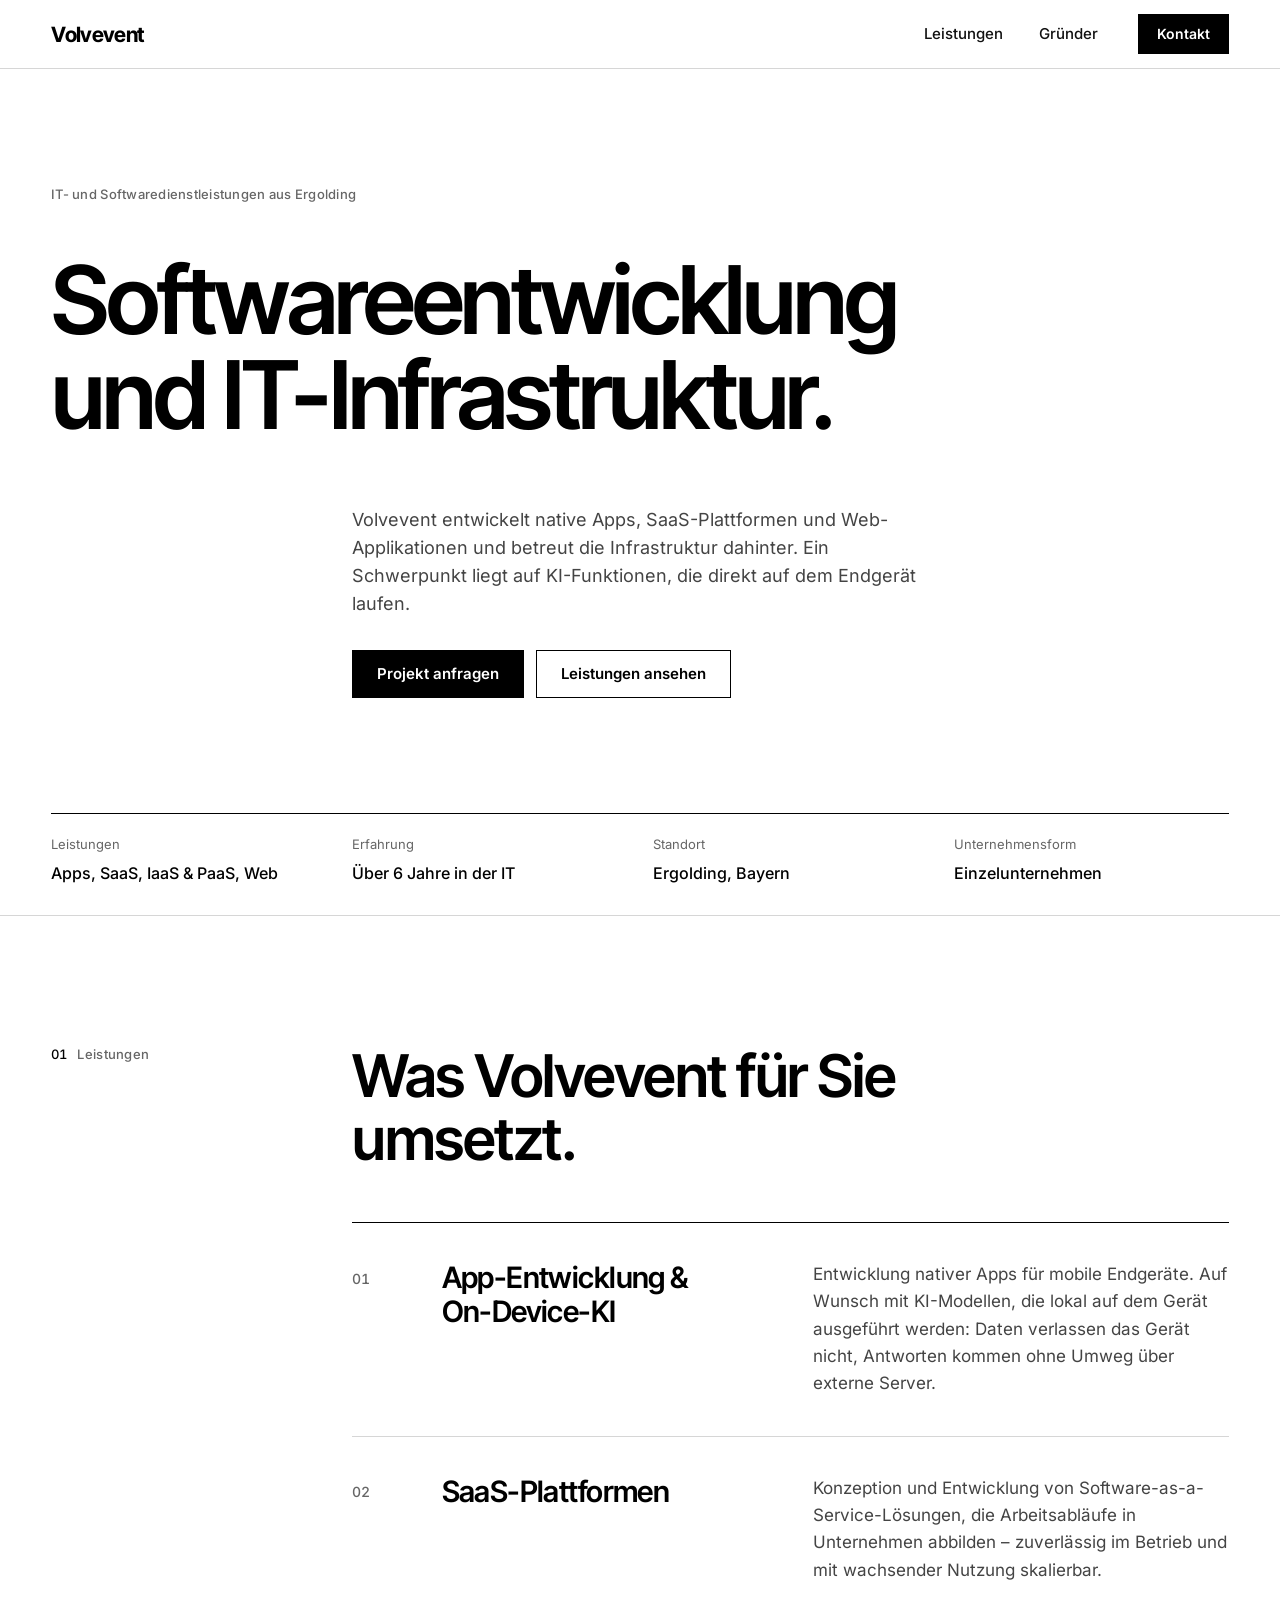
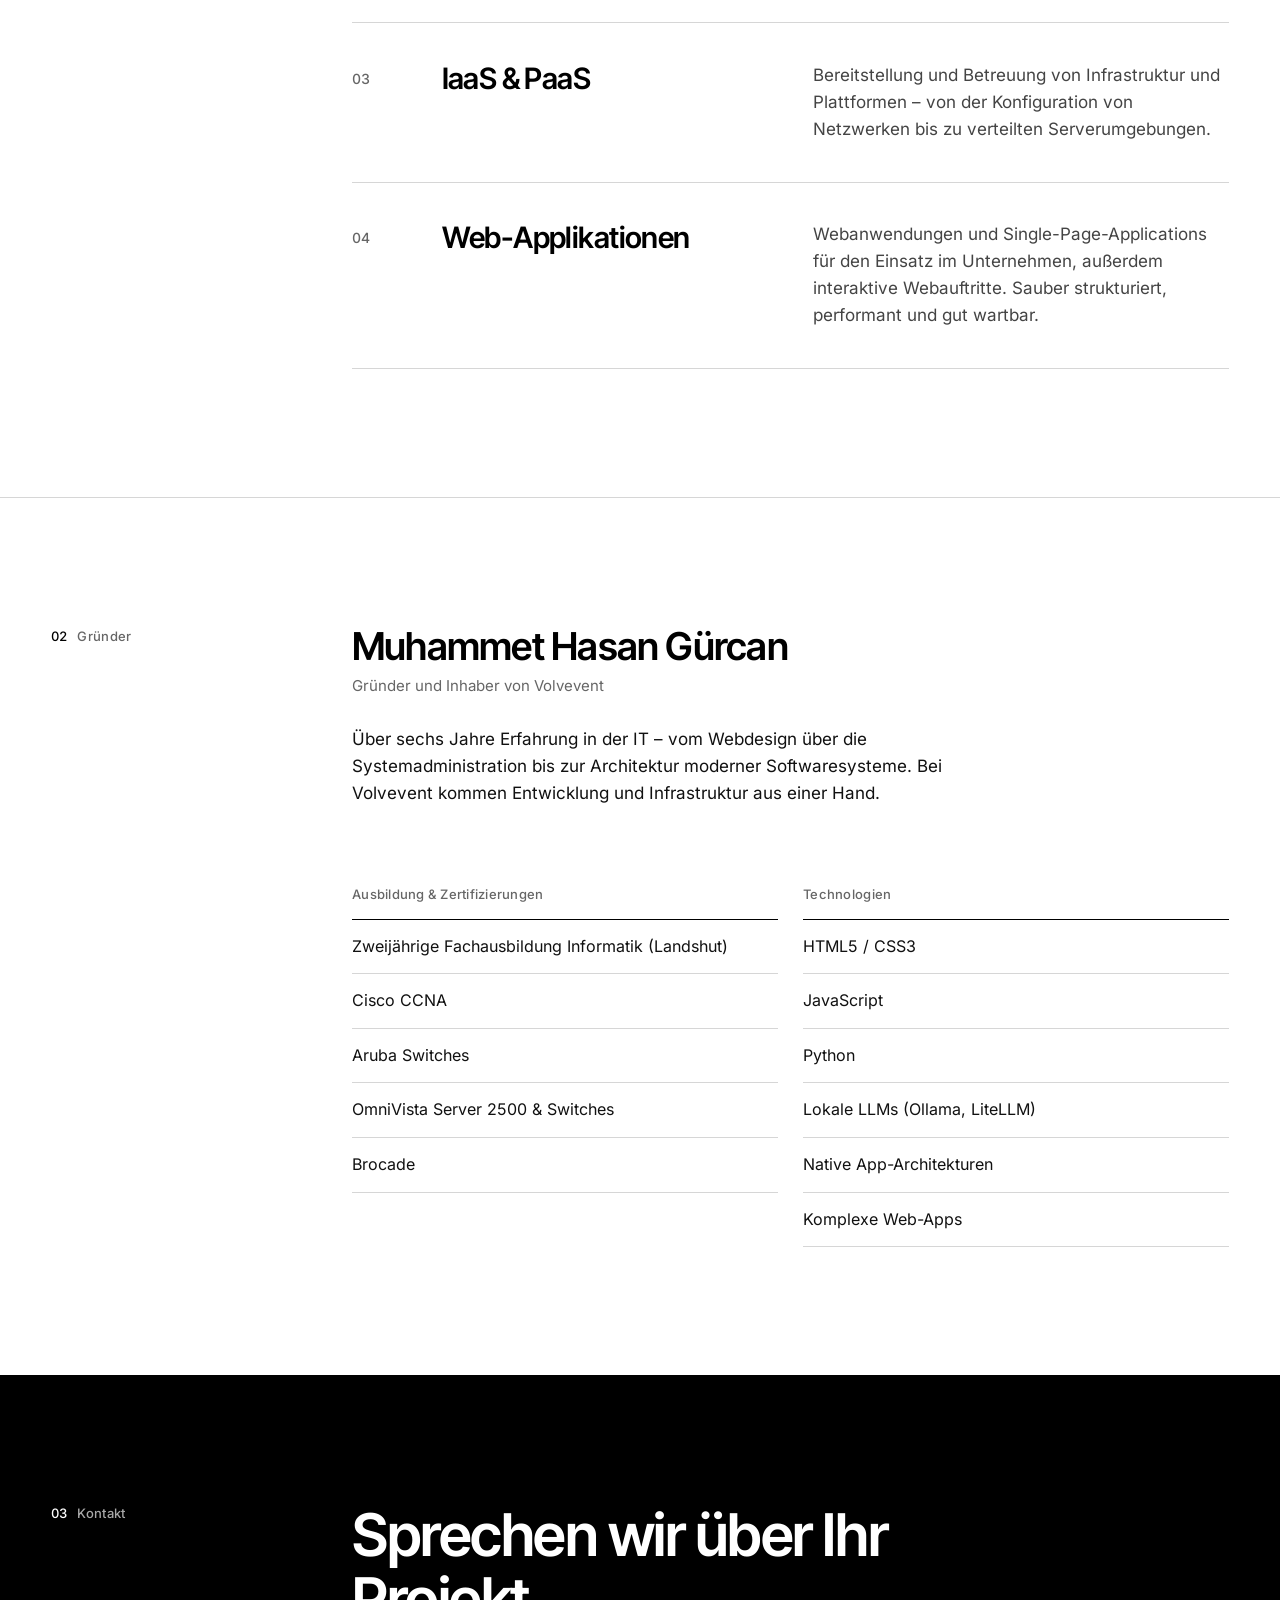
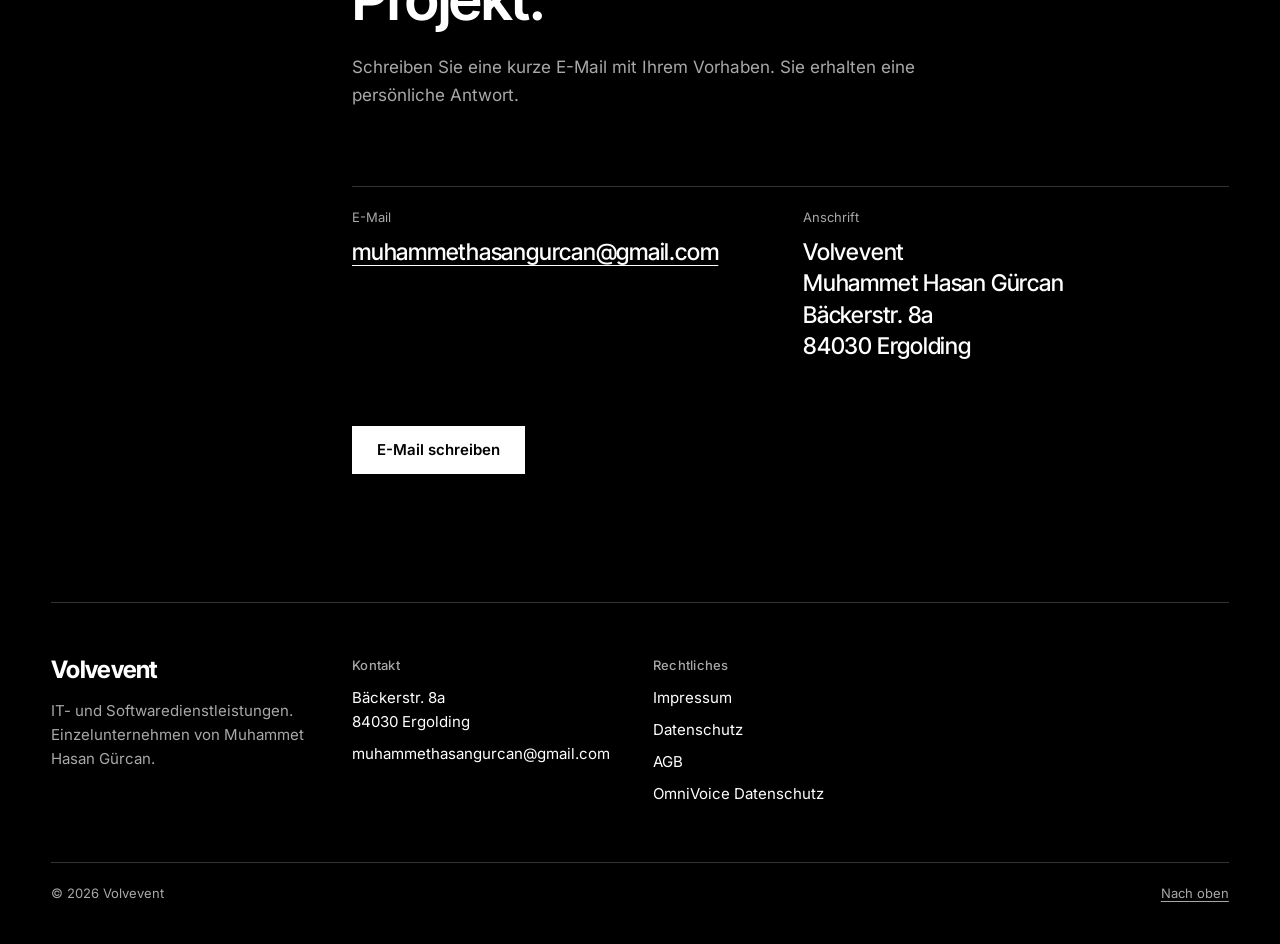
<file: index.html>
<!DOCTYPE html>
<html lang="de">
<head>
  <meta charset="utf-8">
  <meta name="viewport" content="width=device-width, initial-scale=1">
  <title>Volvevent – Softwareentwicklung und IT-Infrastruktur</title>
  <meta name="description" content="Volvevent entwickelt native Apps mit On-Device-KI, SaaS-Plattformen und Web-Applikationen und betreut IaaS- und PaaS-Infrastruktur. Einzelunternehmen aus Ergolding.">
  <link rel="canonical" href="https://volveven.github.io/volvevent/">
  <meta name="theme-color" content="#ffffff">
  <meta property="og:type" content="website">
  <meta property="og:site_name" content="Volvevent">
  <meta property="og:locale" content="de_DE">
  <meta property="og:title" content="Volvevent – Softwareentwicklung und IT-Infrastruktur">
  <meta property="og:description" content="Volvevent entwickelt native Apps mit On-Device-KI, SaaS-Plattformen und Web-Applikationen und betreut IaaS- und PaaS-Infrastruktur. Einzelunternehmen aus Ergolding.">
  <meta property="og:url" content="https://volveven.github.io/volvevent/">
  <meta property="og:image" content="https://volveven.github.io/volvevent/assets/img/og-image.png">
  <meta property="og:image:width" content="1200">
  <meta property="og:image:height" content="630">
  <meta name="twitter:card" content="summary_large_image">
  <link rel="icon" href="assets/img/favicon.svg" type="image/svg+xml">
  <link rel="preload" href="assets/fonts/inter-latin-wght-normal.woff2" as="font" type="font/woff2" crossorigin>
  <link rel="preload" href="assets/fonts/inter-tight-latin-wght-normal.woff2" as="font" type="font/woff2" crossorigin>
  <link rel="stylesheet" href="assets/css/styles.css">
  <script>document.documentElement.classList.add("js");</script>
  <script src="assets/js/app.js" defer></script>
</head>
<body>
<a class="skip-link" href="#inhalt">Zum Inhalt springen</a>
<header class="site-header" id="top" lang="de">
  <div class="container site-header__inner">
    <a class="wordmark" href="#top">Volvevent</a>
    <nav class="nav" aria-label="Hauptnavigation">
      <button class="nav__toggle" type="button" aria-expanded="false" aria-controls="nav-panel">
        <span class="nav__label">Menü</span><span class="nav__icon" aria-hidden="true"></span>
      </button>
      <div class="nav__panel" id="nav-panel">
        <ul class="nav__list">
          <li><a class="nav__link" href="#leistungen">Leistungen</a></li>
          <li><a class="nav__link" href="#gruender">Gründer</a></li>
          <li class="nav__cta"><a class="btn btn--sm" href="#kontakt">Kontakt</a></li>
        </ul>
      </div>
    </nav>
  </div>
</header>
<main id="inhalt">

  <section class="hero" aria-labelledby="hero-title">
    <div class="container">
      <p class="eyebrow hero__eyebrow reveal">IT- und Softwaredienstleistungen aus Ergolding</p>
      <h1 class="hero__title reveal" id="hero-title">Software&shy;entwicklung und <span class="nowrap">IT-Infrastruktur.</span></h1>
      <div class="grid">
        <div class="hero__intro reveal">
          <p class="lead">Volvevent entwickelt native Apps, SaaS-Plattformen und Web-Applikationen und betreut die Infrastruktur dahinter. Ein Schwerpunkt liegt auf KI-Funktionen, die direkt auf dem Endgerät laufen.</p>
          <div class="hero__actions">
            <a class="btn" href="#kontakt">Projekt anfragen</a>
            <a class="btn btn--outline" href="#leistungen">Leistungen ansehen</a>
          </div>
        </div>
      </div>
      <dl class="facts grid reveal">
        <div class="facts__item"><dt>Leistungen</dt><dd>Apps, SaaS, IaaS &amp; PaaS, Web</dd></div>
        <div class="facts__item"><dt>Erfahrung</dt><dd>Über 6 Jahre in der IT</dd></div>
        <div class="facts__item"><dt>Standort</dt><dd>Ergolding, Bayern</dd></div>
        <div class="facts__item"><dt>Unternehmensform</dt><dd>Einzelunternehmen</dd></div>
      </dl>
    </div>
  </section>

  <section class="section" id="leistungen" aria-labelledby="leistungen-title">
    <div class="container grid">
      <div class="section__head">
        <p class="eyebrow"><span class="num">01</span><span>Leistungen</span></p>
      </div>
      <div class="section__body">
        <h2 class="section__title reveal" id="leistungen-title">Was Volvevent für Sie umsetzt.</h2>
        <ol class="services">
          <li class="service reveal">
            <span class="service__num">01</span>
            <h3 class="service__title">App-Entwicklung &amp; <span class="nowrap">On-Device-KI</span></h3>
            <p class="service__text">Entwicklung nativer Apps für mobile Endgeräte. Auf Wunsch mit KI-Modellen, die lokal auf dem Gerät ausgeführt werden: Daten verlassen das Gerät nicht, Antworten kommen ohne Umweg über externe Server.</p>
          </li>
          <li class="service reveal">
            <span class="service__num">02</span>
            <h3 class="service__title">SaaS-Plattformen</h3>
            <p class="service__text">Konzeption und Entwicklung von Software-as-a-Service-Lösungen, die Arbeitsabläufe in Unternehmen abbilden – zuverlässig im Betrieb und mit wachsender Nutzung skalierbar.</p>
          </li>
          <li class="service reveal">
            <span class="service__num">03</span>
            <h3 class="service__title">IaaS &amp; PaaS</h3>
            <p class="service__text">Bereitstellung und Betreuung von Infrastruktur und Plattformen – von der Konfiguration von Netzwerken bis zu verteilten Serverumgebungen.</p>
          </li>
          <li class="service reveal">
            <span class="service__num">04</span>
            <h3 class="service__title">Web-Applikationen</h3>
            <p class="service__text">Webanwendungen und Single-Page-Applications für den Einsatz im Unternehmen, außerdem interaktive Webauftritte. Sauber strukturiert, performant und gut wartbar.</p>
          </li>
        </ol>
      </div>
    </div>
  </section>

  <section class="section" id="gruender" aria-labelledby="gruender-title">
    <div class="container grid">
      <div class="section__head">
        <p class="eyebrow"><span class="num">02</span><span>Gründer</span></p>
      </div>
      <div class="section__body">
        <h2 class="visually-hidden" id="gruender-title">Über den Gründer</h2>
        <div class="reveal">
          <h3 class="founder__name">Muhammet Hasan Gürcan</h3>
          <p class="founder__role">Gründer und Inhaber von Volvevent</p>
          <p class="founder__bio">Über sechs Jahre Erfahrung in der IT – vom Webdesign über die Systemadministration bis zur Architektur moderner Softwaresysteme. Bei Volvevent kommen Entwicklung und Infrastruktur aus einer Hand.</p>
        </div>
        <div class="founder__cols">
          <div class="reveal">
            <h4 class="list-title">Ausbildung &amp; Zertifizierungen</h4>
            <ul class="rule-list">
              <li>Zweijährige Fachausbildung Informatik (Landshut)</li>
              <li>Cisco CCNA</li>
              <li>Aruba Switches</li>
              <li>OmniVista Server 2500 &amp; Switches</li>
              <li>Brocade</li>
            </ul>
          </div>
          <div class="reveal">
            <h4 class="list-title">Technologien</h4>
            <ul class="rule-list">
              <li>HTML5 / CSS3</li>
              <li>JavaScript</li>
              <li>Python</li>
              <li>Lokale LLMs (Ollama, LiteLLM)</li>
              <li>Native App-Architekturen</li>
              <li>Komplexe Web-Apps</li>
            </ul>
          </div>
        </div>
      </div>
    </div>
  </section>

  <section class="section section--dark" id="kontakt" aria-labelledby="kontakt-title">
    <div class="container grid">
      <div class="section__head">
        <p class="eyebrow"><span class="num">03</span><span>Kontakt</span></p>
      </div>
      <div class="section__body">
        <h2 class="contact__title reveal" id="kontakt-title">Sprechen wir über Ihr Projekt.</h2>
        <p class="contact__text reveal">Schreiben Sie eine kurze E-Mail mit Ihrem Vorhaben. Sie erhalten eine persönliche Antwort.</p>
        <div class="contact__grid reveal">
          <div class="contact__block">
            <p class="contact__label">E-Mail</p>
            <p class="contact__value"><span data-mail data-u="muhammethasangurcan" data-d="gmail.com"></span><noscript>muhammethasangurcan [at] gmail.com</noscript></p>
          </div>
          <div class="contact__block">
            <p class="contact__label">Anschrift</p>
            <address class="contact__value">Volvevent<br>Muhammet Hasan Gürcan<br>Bäckerstr. 8a<br>84030 Ergolding</address>
          </div>
        </div>
        <div class="contact__actions reveal">
          <a class="btn btn--light" href="impressum.html" data-mail data-u="muhammethasangurcan" data-d="gmail.com">E-Mail schreiben</a>
        </div>
      </div>
    </div>
  </section>

</main>
<footer class="site-footer" lang="de">
  <div class="container site-footer__inner grid">
    <div class="footer__brand">
      <a class="wordmark" href="index.html">Volvevent</a>
      <p>IT- und Softwaredienstleistungen. Einzelunternehmen von Muhammet Hasan Gürcan.</p>
    </div>
    <div class="footer__col">
      <h2 class="footer__heading">Kontakt</h2>
      <ul class="footer__list">
        <li>Bäckerstr. 8a<br>84030 Ergolding</li>
        <li><span data-mail data-u="muhammethasangurcan" data-d="gmail.com"></span><noscript>muhammethasangurcan [at] gmail.com</noscript></li>
      </ul>
    </div>
    <div class="footer__col">
      <h2 class="footer__heading">Rechtliches</h2>
      <ul class="footer__list">
        <li><a href="impressum.html">Impressum</a></li>
        <li><a href="datenschutz.html">Datenschutz</a></li>
        <li><a href="agb.html">AGB</a></li>
        <li><a href="omnivoice-privacy.html">OmniVoice Datenschutz</a></li>
      </ul>
    </div>
    <div class="footer__bottom">
      <span>© 2026 Volvevent</span>
      <a href="#top" class="link">Nach oben</a>
    </div>
  </div>
</footer>
</body>
</html>
</file>
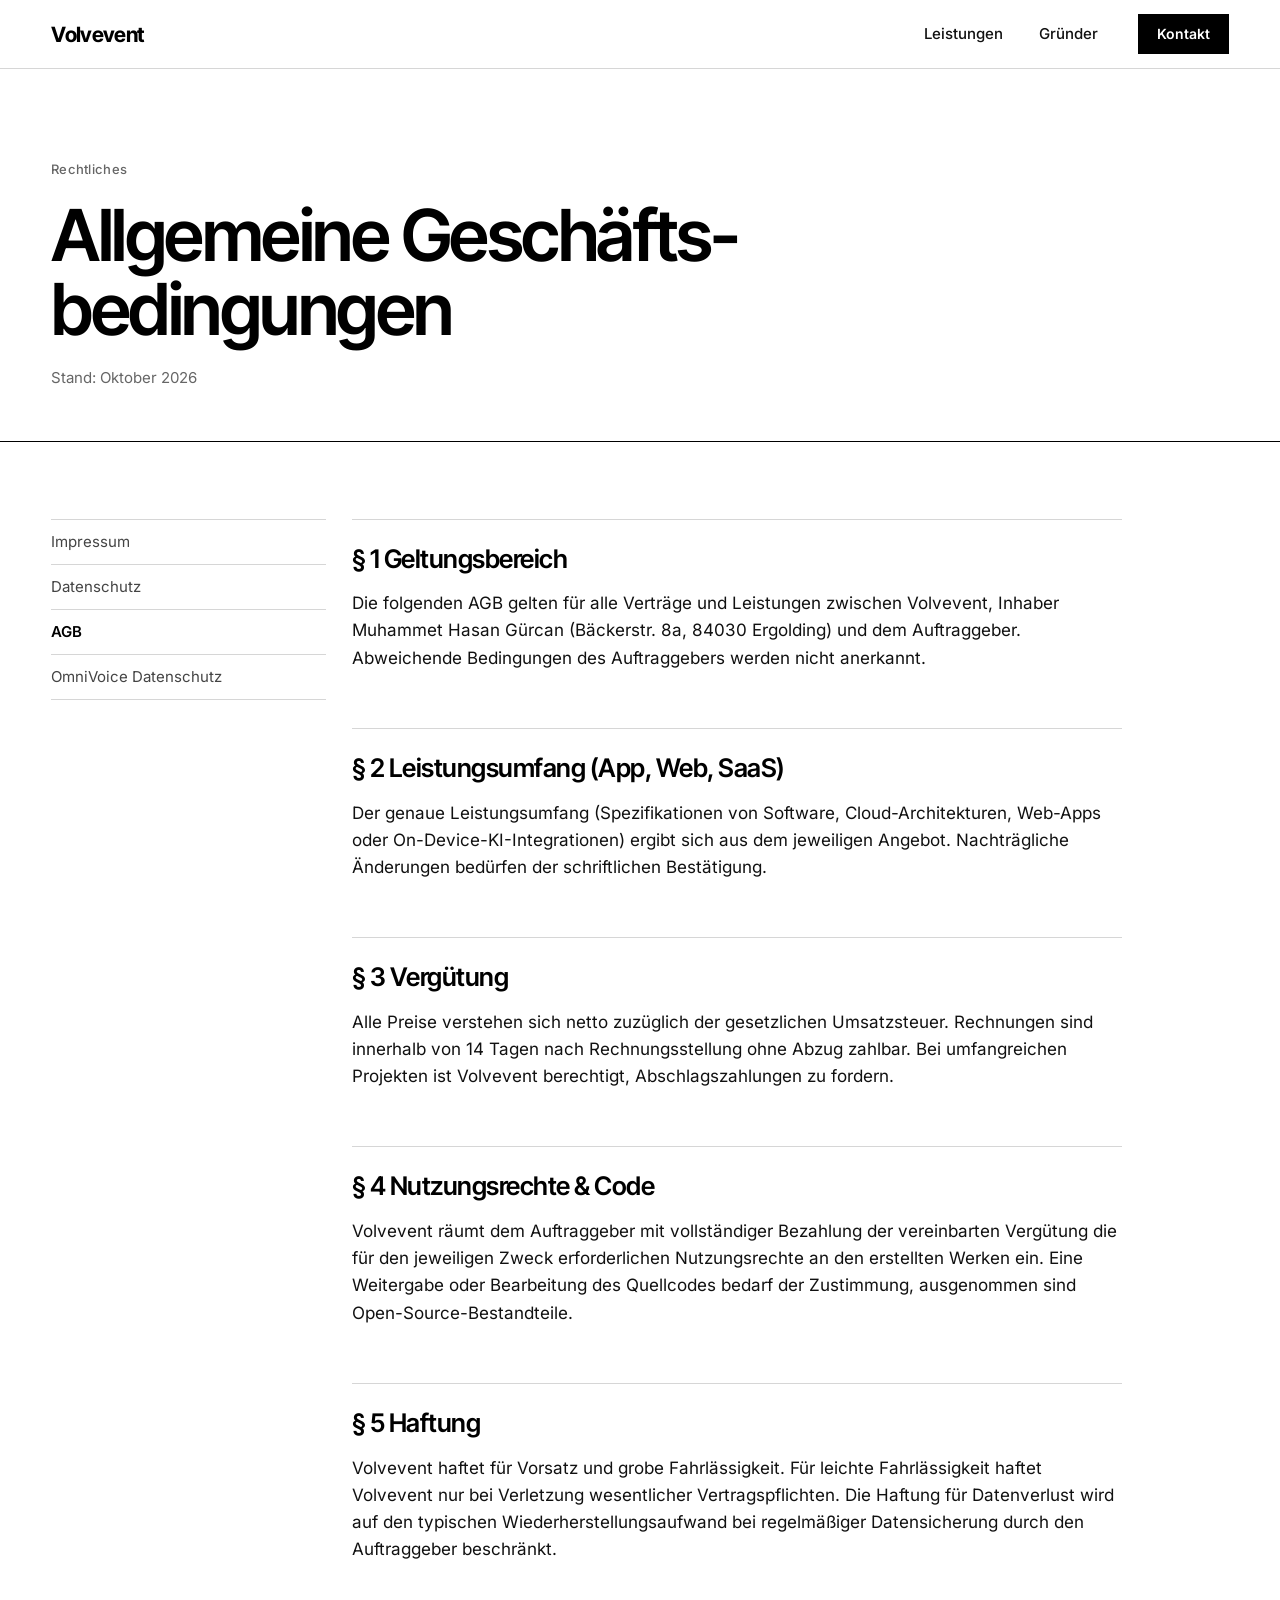
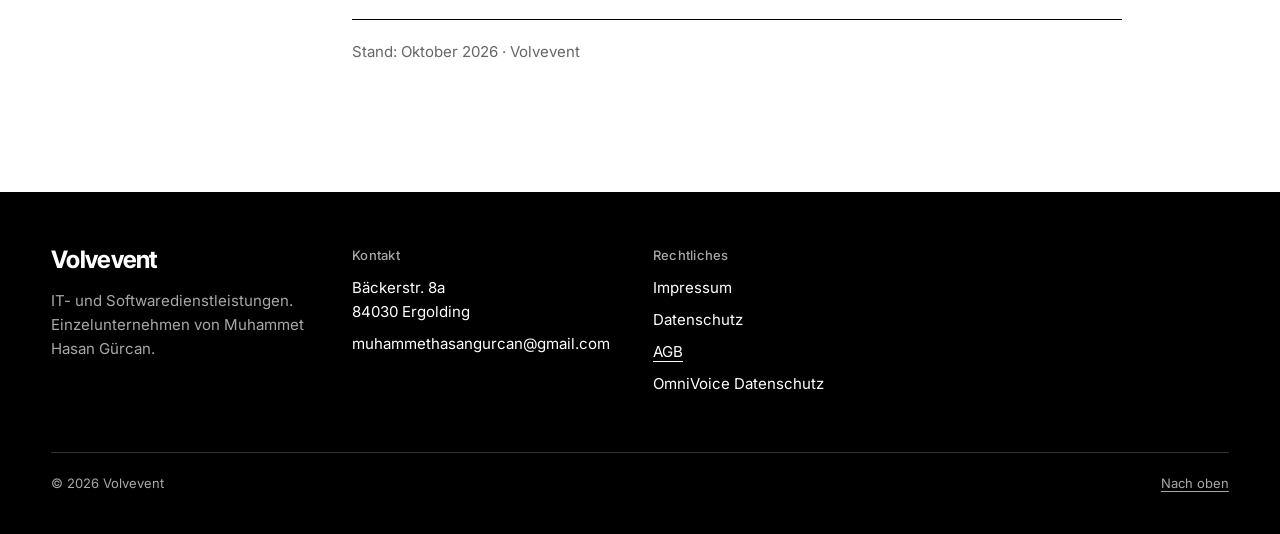
<file: agb.html>
<!DOCTYPE html>
<html lang="de">
<head>
  <meta charset="utf-8">
  <meta name="viewport" content="width=device-width, initial-scale=1">
  <title>Allgemeine Geschäftsbedingungen – Volvevent</title>
  <meta name="description" content="Allgemeine Geschäftsbedingungen (AGB) von Volvevent, Inhaber Muhammet Hasan Gürcan, Ergolding.">
  <link rel="canonical" href="https://volveven.github.io/volvevent/agb.html">
  <meta name="theme-color" content="#ffffff">
  <meta property="og:type" content="website">
  <meta property="og:site_name" content="Volvevent">
  <meta property="og:locale" content="de_DE">
  <meta property="og:title" content="Allgemeine Geschäftsbedingungen – Volvevent">
  <meta property="og:description" content="Allgemeine Geschäftsbedingungen (AGB) von Volvevent, Inhaber Muhammet Hasan Gürcan, Ergolding.">
  <meta property="og:url" content="https://volveven.github.io/volvevent/agb.html">
  <meta property="og:image" content="https://volveven.github.io/volvevent/assets/img/og-image.png">
  <meta property="og:image:width" content="1200">
  <meta property="og:image:height" content="630">
  <meta name="twitter:card" content="summary_large_image">
  <link rel="icon" href="assets/img/favicon.svg" type="image/svg+xml">
  <link rel="preload" href="assets/fonts/inter-latin-wght-normal.woff2" as="font" type="font/woff2" crossorigin>
  <link rel="preload" href="assets/fonts/inter-tight-latin-wght-normal.woff2" as="font" type="font/woff2" crossorigin>
  <link rel="stylesheet" href="assets/css/styles.css">
  <script>document.documentElement.classList.add("js");</script>
  <script src="assets/js/app.js" defer></script>
</head>
<body class="page-legal">
<a class="skip-link" href="#inhalt">Zum Inhalt springen</a>
<header class="site-header" id="top" lang="de">
  <div class="container site-header__inner">
    <a class="wordmark" href="index.html" aria-label="Volvevent – zur Startseite">Volvevent</a>
    <nav class="nav" aria-label="Hauptnavigation">
      <button class="nav__toggle" type="button" aria-expanded="false" aria-controls="nav-panel">
        <span class="nav__label">Menü</span><span class="nav__icon" aria-hidden="true"></span>
      </button>
      <div class="nav__panel" id="nav-panel">
        <ul class="nav__list">
          <li><a class="nav__link" href="index.html#leistungen">Leistungen</a></li>
          <li><a class="nav__link" href="index.html#gruender">Gründer</a></li>
          <li class="nav__cta"><a class="btn btn--sm" href="index.html#kontakt">Kontakt</a></li>
        </ul>
      </div>
    </nav>
  </div>
</header>
<main id="inhalt">
  <div class="page-head">
    <div class="container">
      <p class="eyebrow">Rechtliches</p>
      <h1 class="page-head__title">Allgemeine Geschäfts&shy;bedingungen</h1>
      <p class="page-head__meta">Stand: Oktober 2026</p>
    </div>
  </div>
  <div class="legal">
    <div class="container grid">
      <aside class="legal__aside" lang="de">
        <nav aria-label="Rechtliche Seiten">
        <ul>
          <li><a href="impressum.html">Impressum</a></li>
          <li><a href="datenschutz.html">Datenschutz</a></li>
          <li><a href="agb.html" aria-current="page">AGB</a></li>
          <li><a href="omnivoice-privacy.html">OmniVoice Datenschutz</a></li>
        </ul>
        </nav>
      </aside>
      <article class="prose">

        <section>
          <h2>§ 1 Geltungsbereich</h2>
          <p>Die folgenden AGB gelten für alle Verträge und Leistungen zwischen Volvevent, Inhaber Muhammet Hasan Gürcan (Bäckerstr. 8a, 84030 Ergolding) und dem Auftraggeber. Abweichende Bedingungen des Auftraggebers werden nicht anerkannt.</p>
        </section>

        <section>
          <h2>§ 2 Leistungsumfang (App, Web, SaaS)</h2>
          <p>Der genaue Leistungsumfang (Spezifikationen von Software, Cloud-Architekturen, Web-Apps oder On-Device-KI-Integrationen) ergibt sich aus dem jeweiligen Angebot. Nachträgliche Änderungen bedürfen der schriftlichen Bestätigung.</p>
        </section>

        <section>
          <h2>§ 3 Vergütung</h2>
          <p>Alle Preise verstehen sich netto zuzüglich der gesetzlichen Umsatzsteuer. Rechnungen sind innerhalb von 14 Tagen nach Rechnungsstellung ohne Abzug zahlbar. Bei umfangreichen Projekten ist Volvevent berechtigt, Abschlagszahlungen zu fordern.</p>
        </section>

        <section>
          <h2>§ 4 Nutzungsrechte &amp; Code</h2>
          <p>Volvevent räumt dem Auftraggeber mit vollständiger Bezahlung der vereinbarten Vergütung die für den jeweiligen Zweck erforderlichen Nutzungsrechte an den erstellten Werken ein. Eine Weitergabe oder Bearbeitung des Quellcodes bedarf der Zustimmung, ausgenommen sind Open-Source-Bestandteile.</p>
        </section>

        <section>
          <h2>§ 5 Haftung</h2>
          <p>Volvevent haftet für Vorsatz und grobe Fahrlässigkeit. Für leichte Fahrlässigkeit haftet Volvevent nur bei Verletzung wesentlicher Vertragspflichten. Die Haftung für Datenverlust wird auf den typischen Wiederherstellungsaufwand bei regelmäßiger Datensicherung durch den Auftraggeber beschränkt.</p>
        </section>

        <p class="stand">Stand: Oktober 2026 · Volvevent</p>
      </article>
    </div>
  </div>
</main>
<footer class="site-footer" lang="de">
  <div class="container site-footer__inner grid">
    <div class="footer__brand">
      <a class="wordmark" href="index.html">Volvevent</a>
      <p>IT- und Softwaredienstleistungen. Einzelunternehmen von Muhammet Hasan Gürcan.</p>
    </div>
    <div class="footer__col">
      <h2 class="footer__heading">Kontakt</h2>
      <ul class="footer__list">
        <li>Bäckerstr. 8a<br>84030 Ergolding</li>
        <li><span data-mail data-u="muhammethasangurcan" data-d="gmail.com"></span><noscript>muhammethasangurcan [at] gmail.com</noscript></li>
      </ul>
    </div>
    <div class="footer__col">
      <h2 class="footer__heading">Rechtliches</h2>
      <ul class="footer__list">
        <li><a href="impressum.html">Impressum</a></li>
        <li><a href="datenschutz.html">Datenschutz</a></li>
        <li><a href="agb.html" aria-current="page">AGB</a></li>
        <li><a href="omnivoice-privacy.html">OmniVoice Datenschutz</a></li>
      </ul>
    </div>
    <div class="footer__bottom">
      <span>© 2026 Volvevent</span>
      <a href="#top" class="link">Nach oben</a>
    </div>
  </div>
</footer>
</body>
</html>
</file>
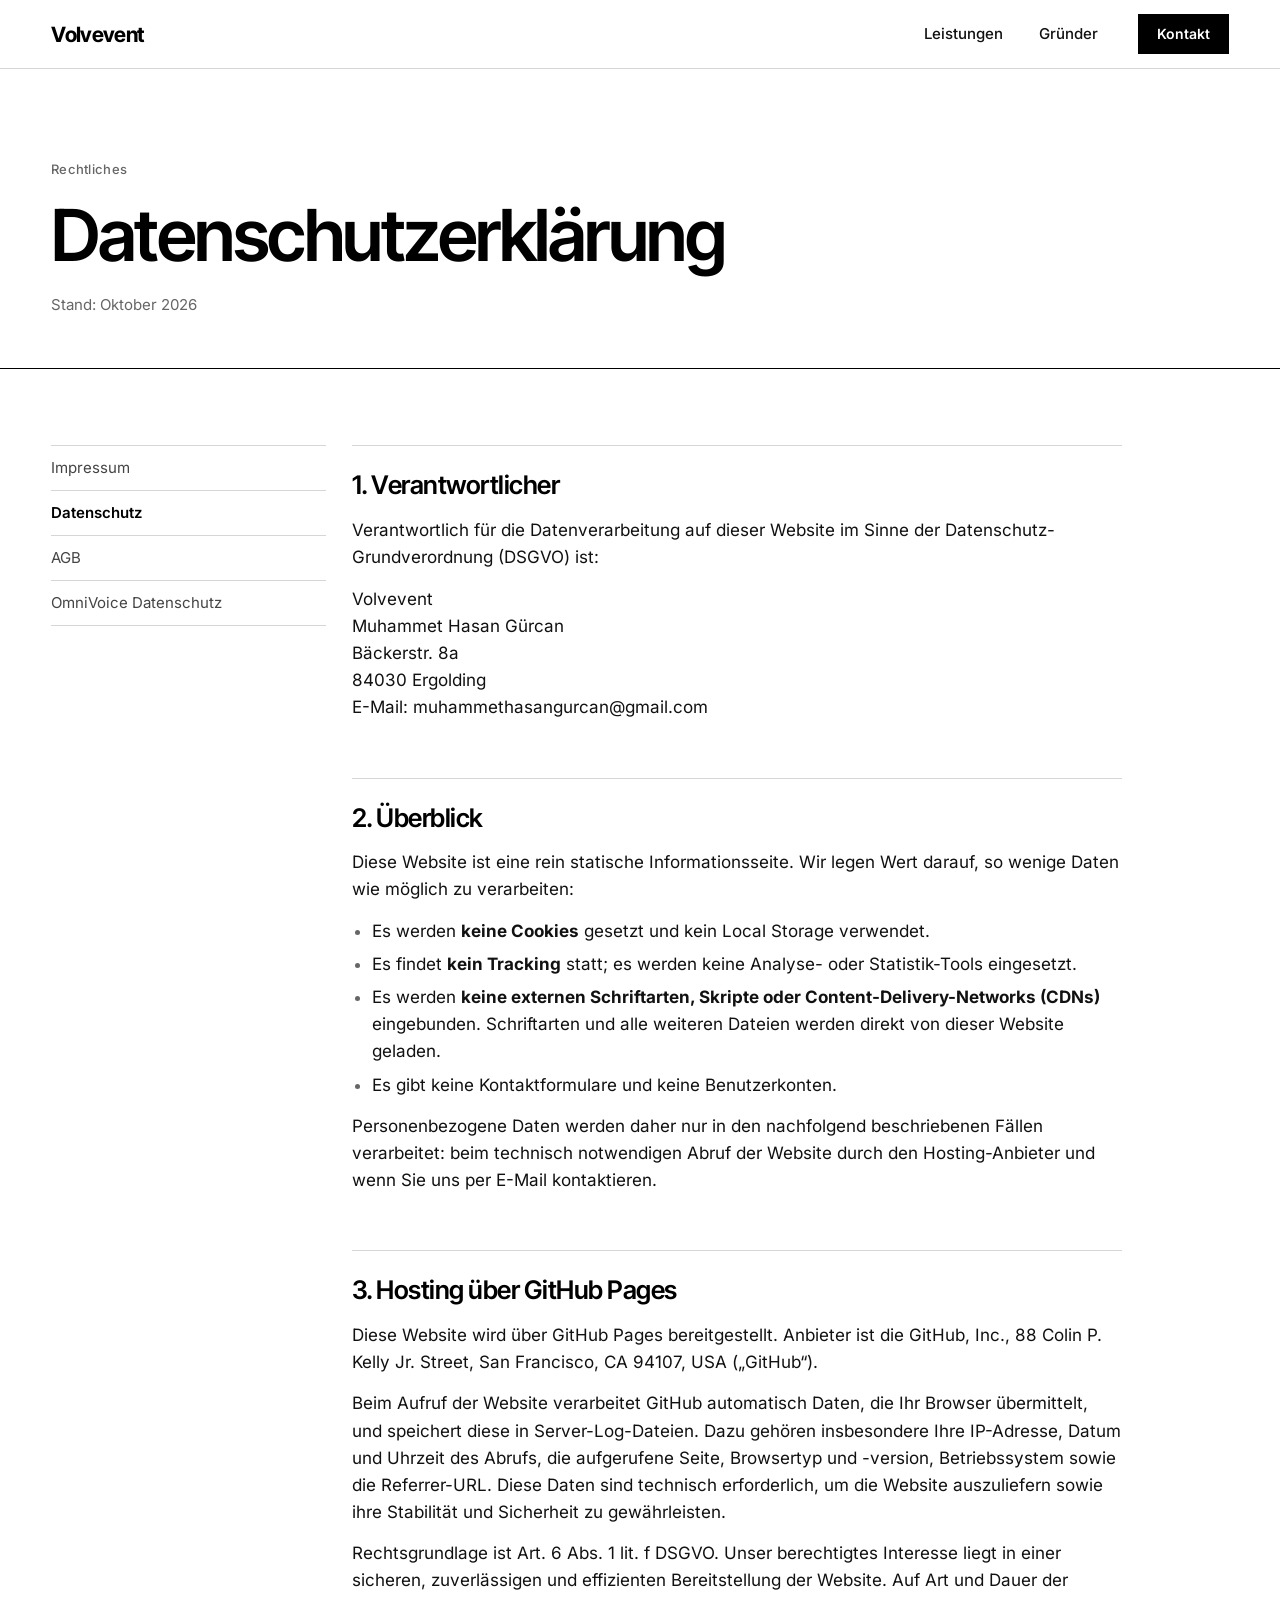
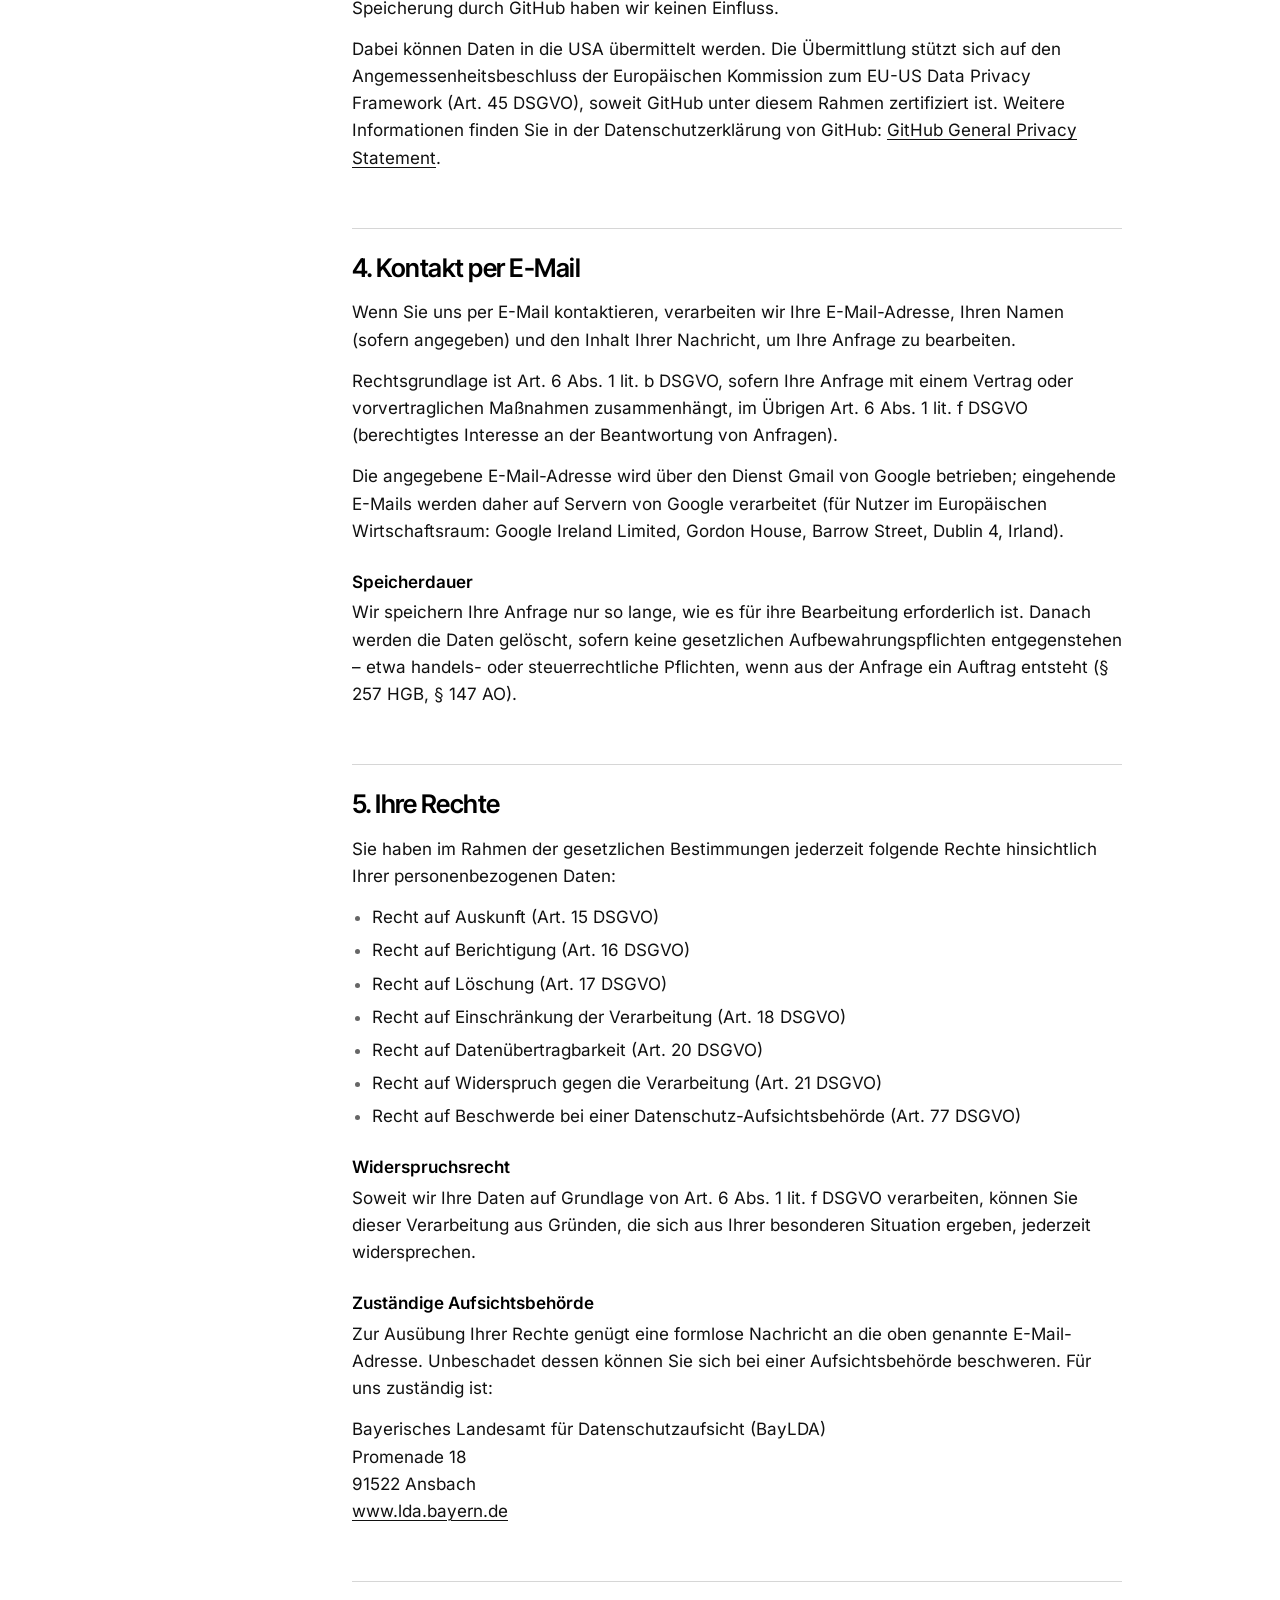
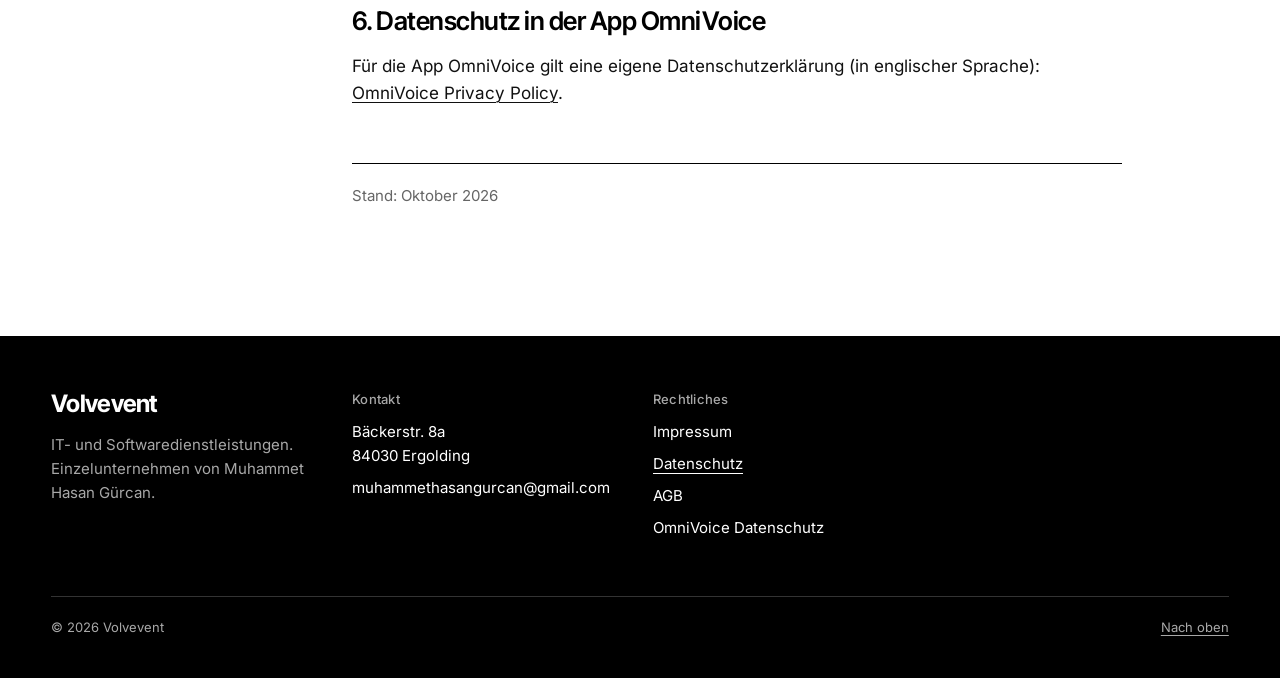
<file: datenschutz.html>
<!DOCTYPE html>
<html lang="de">
<head>
  <meta charset="utf-8">
  <meta name="viewport" content="width=device-width, initial-scale=1">
  <title>Datenschutzerklärung – Volvevent</title>
  <meta name="description" content="Datenschutzerklärung von Volvevent: keine Cookies, kein Tracking, Hosting über GitHub Pages, Ihre Rechte nach der DSGVO.">
  <link rel="canonical" href="https://volveven.github.io/volvevent/datenschutz.html">
  <meta name="theme-color" content="#ffffff">
  <meta property="og:type" content="website">
  <meta property="og:site_name" content="Volvevent">
  <meta property="og:locale" content="de_DE">
  <meta property="og:title" content="Datenschutzerklärung – Volvevent">
  <meta property="og:description" content="Datenschutzerklärung von Volvevent: keine Cookies, kein Tracking, Hosting über GitHub Pages, Ihre Rechte nach der DSGVO.">
  <meta property="og:url" content="https://volveven.github.io/volvevent/datenschutz.html">
  <meta property="og:image" content="https://volveven.github.io/volvevent/assets/img/og-image.png">
  <meta property="og:image:width" content="1200">
  <meta property="og:image:height" content="630">
  <meta name="twitter:card" content="summary_large_image">
  <link rel="icon" href="assets/img/favicon.svg" type="image/svg+xml">
  <link rel="preload" href="assets/fonts/inter-latin-wght-normal.woff2" as="font" type="font/woff2" crossorigin>
  <link rel="preload" href="assets/fonts/inter-tight-latin-wght-normal.woff2" as="font" type="font/woff2" crossorigin>
  <link rel="stylesheet" href="assets/css/styles.css">
  <script>document.documentElement.classList.add("js");</script>
  <script src="assets/js/app.js" defer></script>
</head>
<body class="page-legal">
<a class="skip-link" href="#inhalt">Zum Inhalt springen</a>
<header class="site-header" id="top" lang="de">
  <div class="container site-header__inner">
    <a class="wordmark" href="index.html" aria-label="Volvevent – zur Startseite">Volvevent</a>
    <nav class="nav" aria-label="Hauptnavigation">
      <button class="nav__toggle" type="button" aria-expanded="false" aria-controls="nav-panel">
        <span class="nav__label">Menü</span><span class="nav__icon" aria-hidden="true"></span>
      </button>
      <div class="nav__panel" id="nav-panel">
        <ul class="nav__list">
          <li><a class="nav__link" href="index.html#leistungen">Leistungen</a></li>
          <li><a class="nav__link" href="index.html#gruender">Gründer</a></li>
          <li class="nav__cta"><a class="btn btn--sm" href="index.html#kontakt">Kontakt</a></li>
        </ul>
      </div>
    </nav>
  </div>
</header>
<main id="inhalt">
  <div class="page-head">
    <div class="container">
      <p class="eyebrow">Rechtliches</p>
      <h1 class="page-head__title">Datenschutz&shy;erklärung</h1>
      <p class="page-head__meta">Stand: Oktober 2026</p>
    </div>
  </div>
  <div class="legal">
    <div class="container grid">
      <aside class="legal__aside" lang="de">
        <nav aria-label="Rechtliche Seiten">
        <ul>
          <li><a href="impressum.html">Impressum</a></li>
          <li><a href="datenschutz.html" aria-current="page">Datenschutz</a></li>
          <li><a href="agb.html">AGB</a></li>
          <li><a href="omnivoice-privacy.html">OmniVoice Datenschutz</a></li>
        </ul>
        </nav>
      </aside>
      <article class="prose">

        <section>
          <h2>1. Verantwortlicher</h2>
          <p>Verantwortlich für die Datenverarbeitung auf dieser Website im Sinne der Datenschutz-Grundverordnung (DSGVO) ist:</p>
          <address>
            Volvevent<br>
            Muhammet Hasan Gürcan<br>
            Bäckerstr. 8a<br>
            84030 Ergolding<br>
            E-Mail: muhammethasangurcan@gmail.com
          </address>
        </section>

        <section>
          <h2>2. Überblick</h2>
          <p>Diese Website ist eine rein statische Informationsseite. Wir legen Wert darauf, so wenige Daten wie möglich zu verarbeiten:</p>
          <ul class="bullets">
            <li>Es werden <strong>keine Cookies</strong> gesetzt und kein Local Storage verwendet.</li>
            <li>Es findet <strong>kein Tracking</strong> statt; es werden keine Analyse- oder Statistik-Tools eingesetzt.</li>
            <li>Es werden <strong>keine externen Schriftarten, Skripte oder Content-Delivery-Networks (CDNs)</strong> eingebunden. Schriftarten und alle weiteren Dateien werden direkt von dieser Website geladen.</li>
            <li>Es gibt keine Kontaktformulare und keine Benutzerkonten.</li>
          </ul>
          <p>Personenbezogene Daten werden daher nur in den nachfolgend beschriebenen Fällen verarbeitet: beim technisch notwendigen Abruf der Website durch den Hosting-Anbieter und wenn Sie uns per E-Mail kontaktieren.</p>
        </section>

        <section>
          <h2>3. Hosting über GitHub Pages</h2>
          <p>Diese Website wird über GitHub Pages bereitgestellt. Anbieter ist die GitHub, Inc., 88 Colin P. Kelly Jr. Street, San Francisco, CA 94107, USA („GitHub“).</p>
          <p>Beim Aufruf der Website verarbeitet GitHub automatisch Daten, die Ihr Browser übermittelt, und speichert diese in Server-Log-Dateien. Dazu gehören insbesondere Ihre IP-Adresse, Datum und Uhrzeit des Abrufs, die aufgerufene Seite, Browsertyp und -version, Betriebssystem sowie die Referrer-URL. Diese Daten sind technisch erforderlich, um die Website auszuliefern sowie ihre Stabilität und Sicherheit zu gewährleisten.</p>
          <p>Rechtsgrundlage ist Art. 6 Abs. 1 lit. f DSGVO. Unser berechtigtes Interesse liegt in einer sicheren, zuverlässigen und effizienten Bereitstellung der Website. Auf Art und Dauer der Speicherung durch GitHub haben wir keinen Einfluss.</p>
          <p>Dabei können Daten in die USA übermittelt werden. Die Übermittlung stützt sich auf den Angemessenheitsbeschluss der Europäischen Kommission zum EU-US Data Privacy Framework (Art. 45 DSGVO), soweit GitHub unter diesem Rahmen zertifiziert ist. Weitere Informationen finden Sie in der Datenschutzerklärung von GitHub: <a href="https://docs.github.com/de/site-policy/privacy-policies/github-general-privacy-statement" rel="noopener">GitHub General Privacy Statement</a>.</p>
        </section>

        <section>
          <h2>4. Kontakt per E-Mail</h2>
          <p>Wenn Sie uns per E-Mail kontaktieren, verarbeiten wir Ihre E-Mail-Adresse, Ihren Namen (sofern angegeben) und den Inhalt Ihrer Nachricht, um Ihre Anfrage zu bearbeiten.</p>
          <p>Rechtsgrundlage ist Art. 6 Abs. 1 lit. b DSGVO, sofern Ihre Anfrage mit einem Vertrag oder vorvertraglichen Maßnahmen zusammenhängt, im Übrigen Art. 6 Abs. 1 lit. f DSGVO (berechtigtes Interesse an der Beantwortung von Anfragen).</p>
          <p>Die angegebene E-Mail-Adresse wird über den Dienst Gmail von Google betrieben; eingehende E-Mails werden daher auf Servern von Google verarbeitet (für Nutzer im Europäischen Wirtschaftsraum: Google Ireland Limited, Gordon House, Barrow Street, Dublin 4, Irland).</p>
          <h3>Speicherdauer</h3>
          <p>Wir speichern Ihre Anfrage nur so lange, wie es für ihre Bearbeitung erforderlich ist. Danach werden die Daten gelöscht, sofern keine gesetzlichen Aufbewahrungspflichten entgegenstehen – etwa handels- oder steuerrechtliche Pflichten, wenn aus der Anfrage ein Auftrag entsteht (§ 257 HGB, § 147 AO).</p>
        </section>

        <section>
          <h2>5. Ihre Rechte</h2>
          <p>Sie haben im Rahmen der gesetzlichen Bestimmungen jederzeit folgende Rechte hinsichtlich Ihrer personenbezogenen Daten:</p>
          <ul class="bullets">
            <li>Recht auf Auskunft (Art. 15 DSGVO)</li>
            <li>Recht auf Berichtigung (Art. 16 DSGVO)</li>
            <li>Recht auf Löschung (Art. 17 DSGVO)</li>
            <li>Recht auf Einschränkung der Verarbeitung (Art. 18 DSGVO)</li>
            <li>Recht auf Datenübertragbarkeit (Art. 20 DSGVO)</li>
            <li>Recht auf Widerspruch gegen die Verarbeitung (Art. 21 DSGVO)</li>
            <li>Recht auf Beschwerde bei einer Datenschutz-Aufsichtsbehörde (Art. 77 DSGVO)</li>
          </ul>
          <h3>Widerspruchsrecht</h3>
          <p>Soweit wir Ihre Daten auf Grundlage von Art. 6 Abs. 1 lit. f DSGVO verarbeiten, können Sie dieser Verarbeitung aus Gründen, die sich aus Ihrer besonderen Situation ergeben, jederzeit widersprechen.</p>
          <h3>Zuständige Aufsichtsbehörde</h3>
          <p>Zur Ausübung Ihrer Rechte genügt eine formlose Nachricht an die oben genannte E-Mail-Adresse. Unbeschadet dessen können Sie sich bei einer Aufsichtsbehörde beschweren. Für uns zuständig ist:</p>
          <address>
            Bayerisches Landesamt für Datenschutzaufsicht (BayLDA)<br>
            Promenade 18<br>
            91522 Ansbach<br>
            <a href="https://www.lda.bayern.de" rel="noopener">www.lda.bayern.de</a>
          </address>
        </section>

        <section>
          <h2>6. Datenschutz in der App OmniVoice</h2>
          <p>Für die App OmniVoice gilt eine eigene Datenschutzerklärung (in englischer Sprache): <a href="omnivoice-privacy.html">OmniVoice Privacy Policy</a>.</p>
        </section>

        <p class="stand">Stand: Oktober 2026</p>
      </article>
    </div>
  </div>
</main>
<footer class="site-footer" lang="de">
  <div class="container site-footer__inner grid">
    <div class="footer__brand">
      <a class="wordmark" href="index.html">Volvevent</a>
      <p>IT- und Softwaredienstleistungen. Einzelunternehmen von Muhammet Hasan Gürcan.</p>
    </div>
    <div class="footer__col">
      <h2 class="footer__heading">Kontakt</h2>
      <ul class="footer__list">
        <li>Bäckerstr. 8a<br>84030 Ergolding</li>
        <li><span data-mail data-u="muhammethasangurcan" data-d="gmail.com"></span><noscript>muhammethasangurcan [at] gmail.com</noscript></li>
      </ul>
    </div>
    <div class="footer__col">
      <h2 class="footer__heading">Rechtliches</h2>
      <ul class="footer__list">
        <li><a href="impressum.html">Impressum</a></li>
        <li><a href="datenschutz.html" aria-current="page">Datenschutz</a></li>
        <li><a href="agb.html">AGB</a></li>
        <li><a href="omnivoice-privacy.html">OmniVoice Datenschutz</a></li>
      </ul>
    </div>
    <div class="footer__bottom">
      <span>© 2026 Volvevent</span>
      <a href="#top" class="link">Nach oben</a>
    </div>
  </div>
</footer>
</body>
</html>
</file>
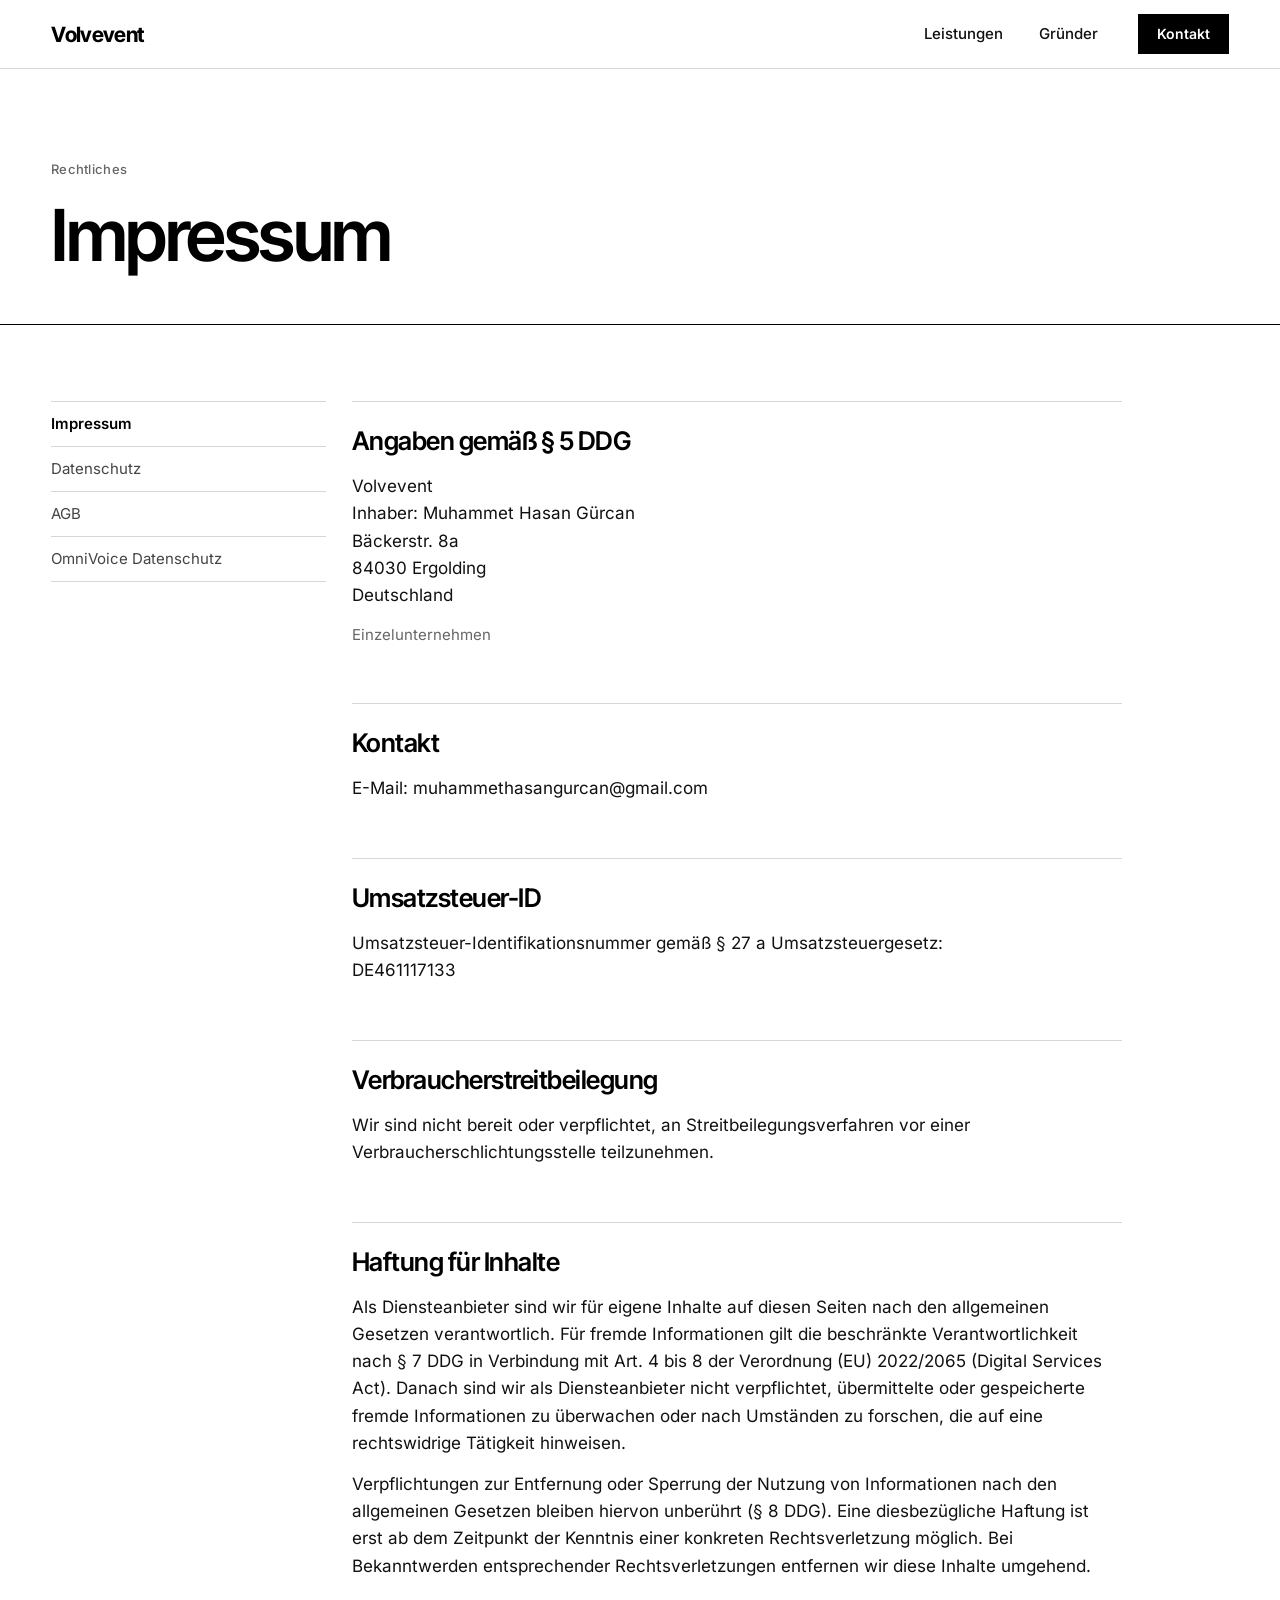
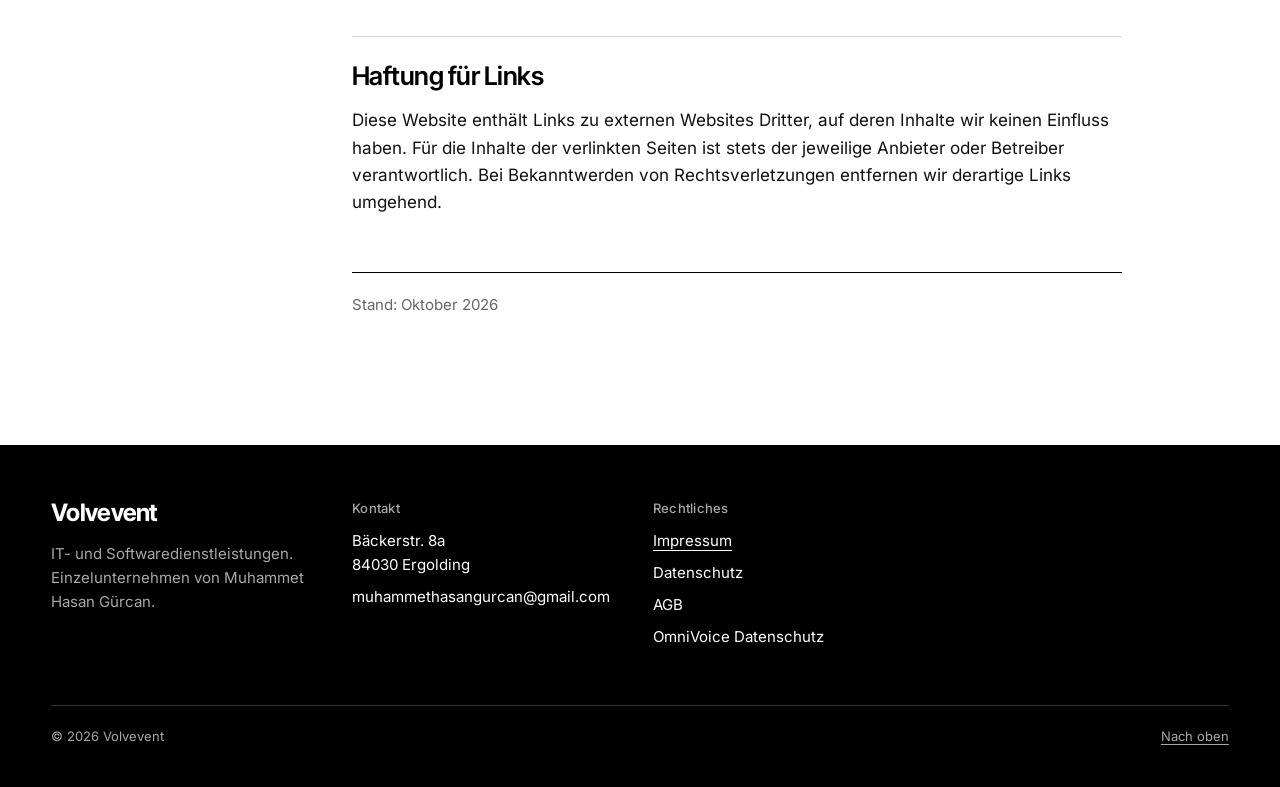
<file: impressum.html>
<!DOCTYPE html>
<html lang="de">
<head>
  <meta charset="utf-8">
  <meta name="viewport" content="width=device-width, initial-scale=1">
  <title>Impressum – Volvevent</title>
  <meta name="description" content="Impressum von Volvevent, Muhammet Hasan Gürcan, Bäckerstr. 8a, 84030 Ergolding.">
  <link rel="canonical" href="https://volveven.github.io/volvevent/impressum.html">
  <meta name="theme-color" content="#ffffff">
  <meta property="og:type" content="website">
  <meta property="og:site_name" content="Volvevent">
  <meta property="og:locale" content="de_DE">
  <meta property="og:title" content="Impressum – Volvevent">
  <meta property="og:description" content="Impressum von Volvevent, Muhammet Hasan Gürcan, Bäckerstr. 8a, 84030 Ergolding.">
  <meta property="og:url" content="https://volveven.github.io/volvevent/impressum.html">
  <meta property="og:image" content="https://volveven.github.io/volvevent/assets/img/og-image.png">
  <meta property="og:image:width" content="1200">
  <meta property="og:image:height" content="630">
  <meta name="twitter:card" content="summary_large_image">
  <link rel="icon" href="assets/img/favicon.svg" type="image/svg+xml">
  <link rel="preload" href="assets/fonts/inter-latin-wght-normal.woff2" as="font" type="font/woff2" crossorigin>
  <link rel="preload" href="assets/fonts/inter-tight-latin-wght-normal.woff2" as="font" type="font/woff2" crossorigin>
  <link rel="stylesheet" href="assets/css/styles.css">
  <script>document.documentElement.classList.add("js");</script>
  <script src="assets/js/app.js" defer></script>
</head>
<body class="page-legal">
<a class="skip-link" href="#inhalt">Zum Inhalt springen</a>
<header class="site-header" id="top" lang="de">
  <div class="container site-header__inner">
    <a class="wordmark" href="index.html" aria-label="Volvevent – zur Startseite">Volvevent</a>
    <nav class="nav" aria-label="Hauptnavigation">
      <button class="nav__toggle" type="button" aria-expanded="false" aria-controls="nav-panel">
        <span class="nav__label">Menü</span><span class="nav__icon" aria-hidden="true"></span>
      </button>
      <div class="nav__panel" id="nav-panel">
        <ul class="nav__list">
          <li><a class="nav__link" href="index.html#leistungen">Leistungen</a></li>
          <li><a class="nav__link" href="index.html#gruender">Gründer</a></li>
          <li class="nav__cta"><a class="btn btn--sm" href="index.html#kontakt">Kontakt</a></li>
        </ul>
      </div>
    </nav>
  </div>
</header>
<main id="inhalt">
  <div class="page-head">
    <div class="container">
      <p class="eyebrow">Rechtliches</p>
      <h1 class="page-head__title">Impressum</h1>
      
    </div>
  </div>
  <div class="legal">
    <div class="container grid">
      <aside class="legal__aside" lang="de">
        <nav aria-label="Rechtliche Seiten">
        <ul>
          <li><a href="impressum.html" aria-current="page">Impressum</a></li>
          <li><a href="datenschutz.html">Datenschutz</a></li>
          <li><a href="agb.html">AGB</a></li>
          <li><a href="omnivoice-privacy.html">OmniVoice Datenschutz</a></li>
        </ul>
        </nav>
      </aside>
      <article class="prose">

        <section>
          <h2>Angaben gemäß § 5 DDG</h2>
          <address>
            Volvevent<br>
            Inhaber: Muhammet Hasan Gürcan<br>
            Bäckerstr. 8a<br>
            84030 Ergolding<br>
            Deutschland
          </address>
          <p class="muted">Einzelunternehmen</p>
        </section>

        <section>
          <h2>Kontakt</h2>
          <p>E-Mail: muhammethasangurcan@gmail.com</p>
        </section>

        <section>
          <h2>Umsatzsteuer-ID</h2>
          <p>Umsatzsteuer-Identifikationsnummer gemäß § 27 a Umsatzsteuergesetz:<br>DE461117133</p>
        </section>

        <section>
          <h2>Verbraucherstreitbeilegung</h2>
          <p>Wir sind nicht bereit oder verpflichtet, an Streitbeilegungsverfahren vor einer Verbraucherschlichtungsstelle teilzunehmen.</p>
        </section>

        <section>
          <h2>Haftung für Inhalte</h2>
          <p>Als Diensteanbieter sind wir für eigene Inhalte auf diesen Seiten nach den allgemeinen Gesetzen verantwortlich. Für fremde Informationen gilt die beschränkte Verantwortlichkeit nach § 7 DDG in Verbindung mit Art. 4 bis 8 der Verordnung (EU) 2022/2065 (Digital Services Act). Danach sind wir als Diensteanbieter nicht verpflichtet, übermittelte oder gespeicherte fremde Informationen zu überwachen oder nach Umständen zu forschen, die auf eine rechtswidrige Tätigkeit hinweisen.</p>
          <p>Verpflichtungen zur Entfernung oder Sperrung der Nutzung von Informationen nach den allgemeinen Gesetzen bleiben hiervon unberührt (§ 8 DDG). Eine diesbezügliche Haftung ist erst ab dem Zeitpunkt der Kenntnis einer konkreten Rechtsverletzung möglich. Bei Bekanntwerden entsprechender Rechtsverletzungen entfernen wir diese Inhalte umgehend.</p>
        </section>

        <section>
          <h2>Haftung für Links</h2>
          <p>Diese Website enthält Links zu externen Websites Dritter, auf deren Inhalte wir keinen Einfluss haben. Für die Inhalte der verlinkten Seiten ist stets der jeweilige Anbieter oder Betreiber verantwortlich. Bei Bekanntwerden von Rechtsverletzungen entfernen wir derartige Links umgehend.</p>
        </section>

        <p class="stand">Stand: Oktober 2026</p>
      </article>
    </div>
  </div>
</main>
<footer class="site-footer" lang="de">
  <div class="container site-footer__inner grid">
    <div class="footer__brand">
      <a class="wordmark" href="index.html">Volvevent</a>
      <p>IT- und Softwaredienstleistungen. Einzelunternehmen von Muhammet Hasan Gürcan.</p>
    </div>
    <div class="footer__col">
      <h2 class="footer__heading">Kontakt</h2>
      <ul class="footer__list">
        <li>Bäckerstr. 8a<br>84030 Ergolding</li>
        <li><span data-mail data-u="muhammethasangurcan" data-d="gmail.com"></span><noscript>muhammethasangurcan [at] gmail.com</noscript></li>
      </ul>
    </div>
    <div class="footer__col">
      <h2 class="footer__heading">Rechtliches</h2>
      <ul class="footer__list">
        <li><a href="impressum.html" aria-current="page">Impressum</a></li>
        <li><a href="datenschutz.html">Datenschutz</a></li>
        <li><a href="agb.html">AGB</a></li>
        <li><a href="omnivoice-privacy.html">OmniVoice Datenschutz</a></li>
      </ul>
    </div>
    <div class="footer__bottom">
      <span>© 2026 Volvevent</span>
      <a href="#top" class="link">Nach oben</a>
    </div>
  </div>
</footer>
</body>
</html>
</file>
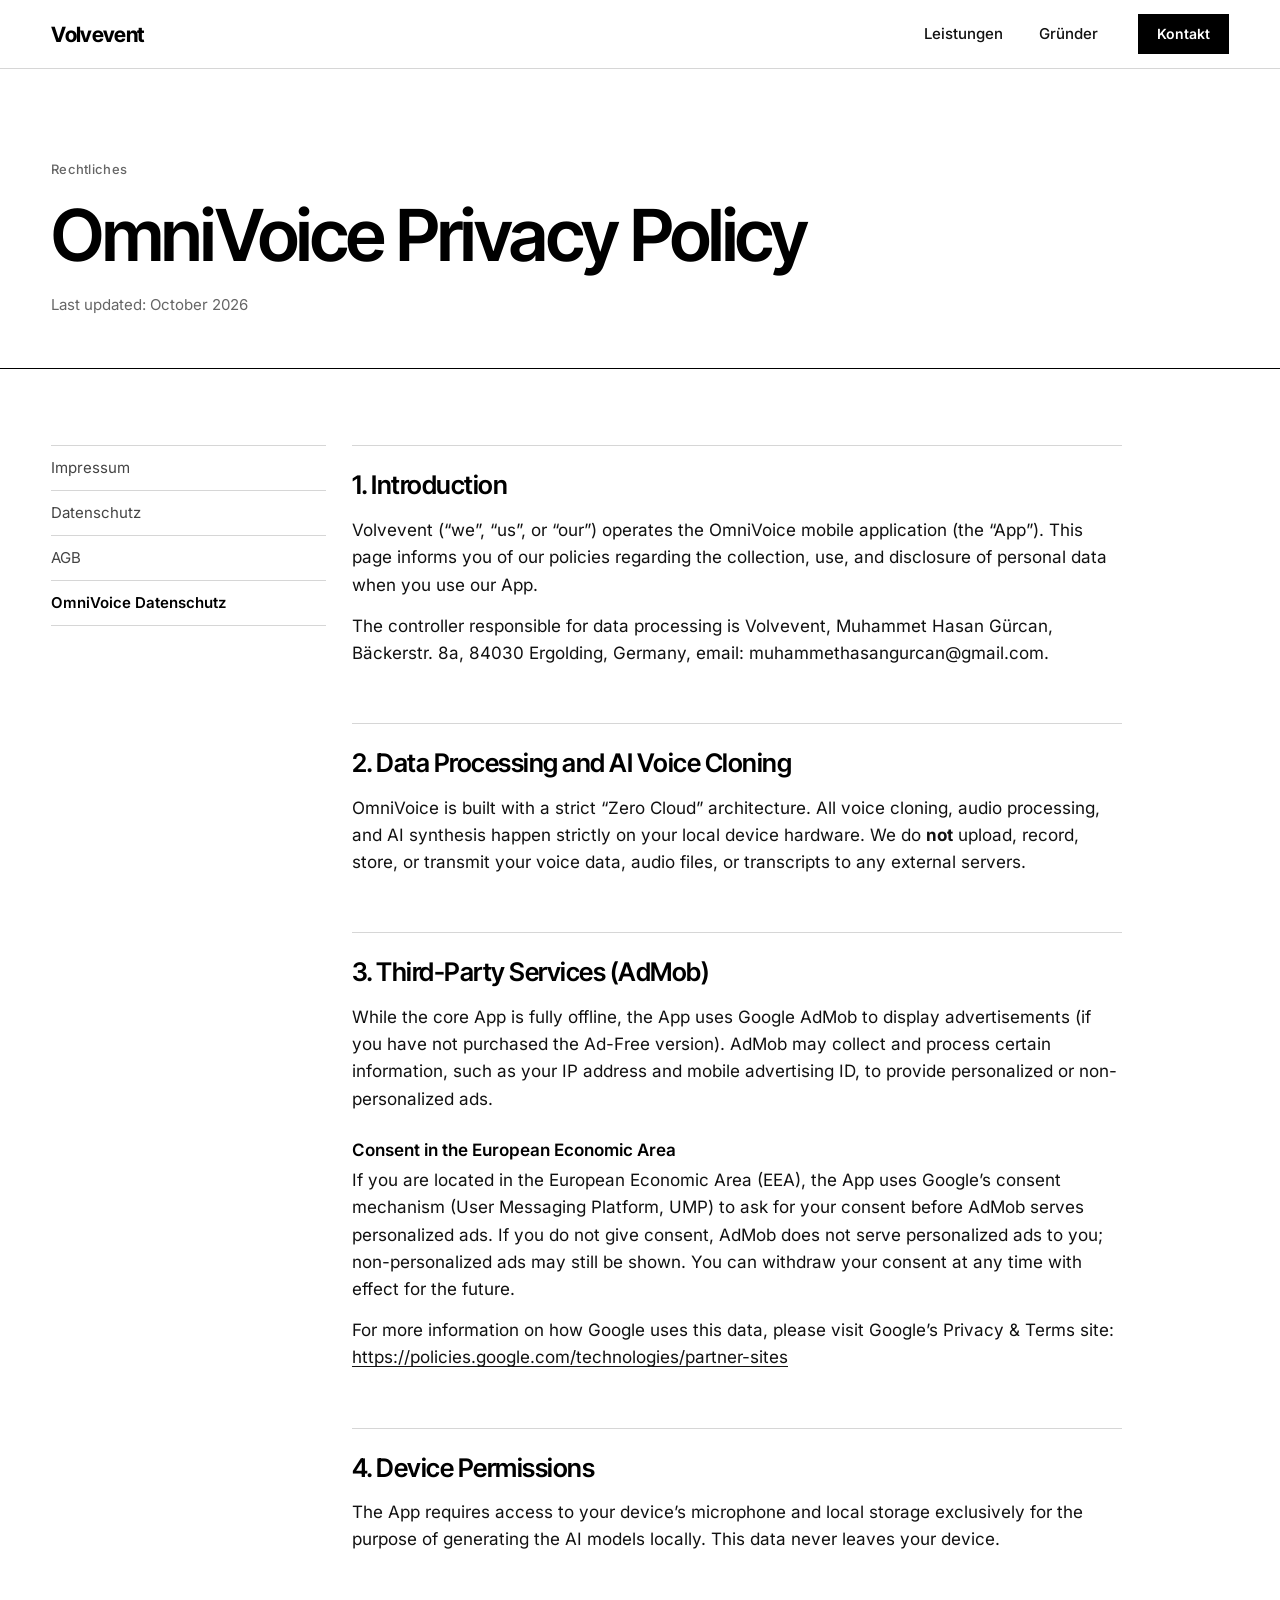
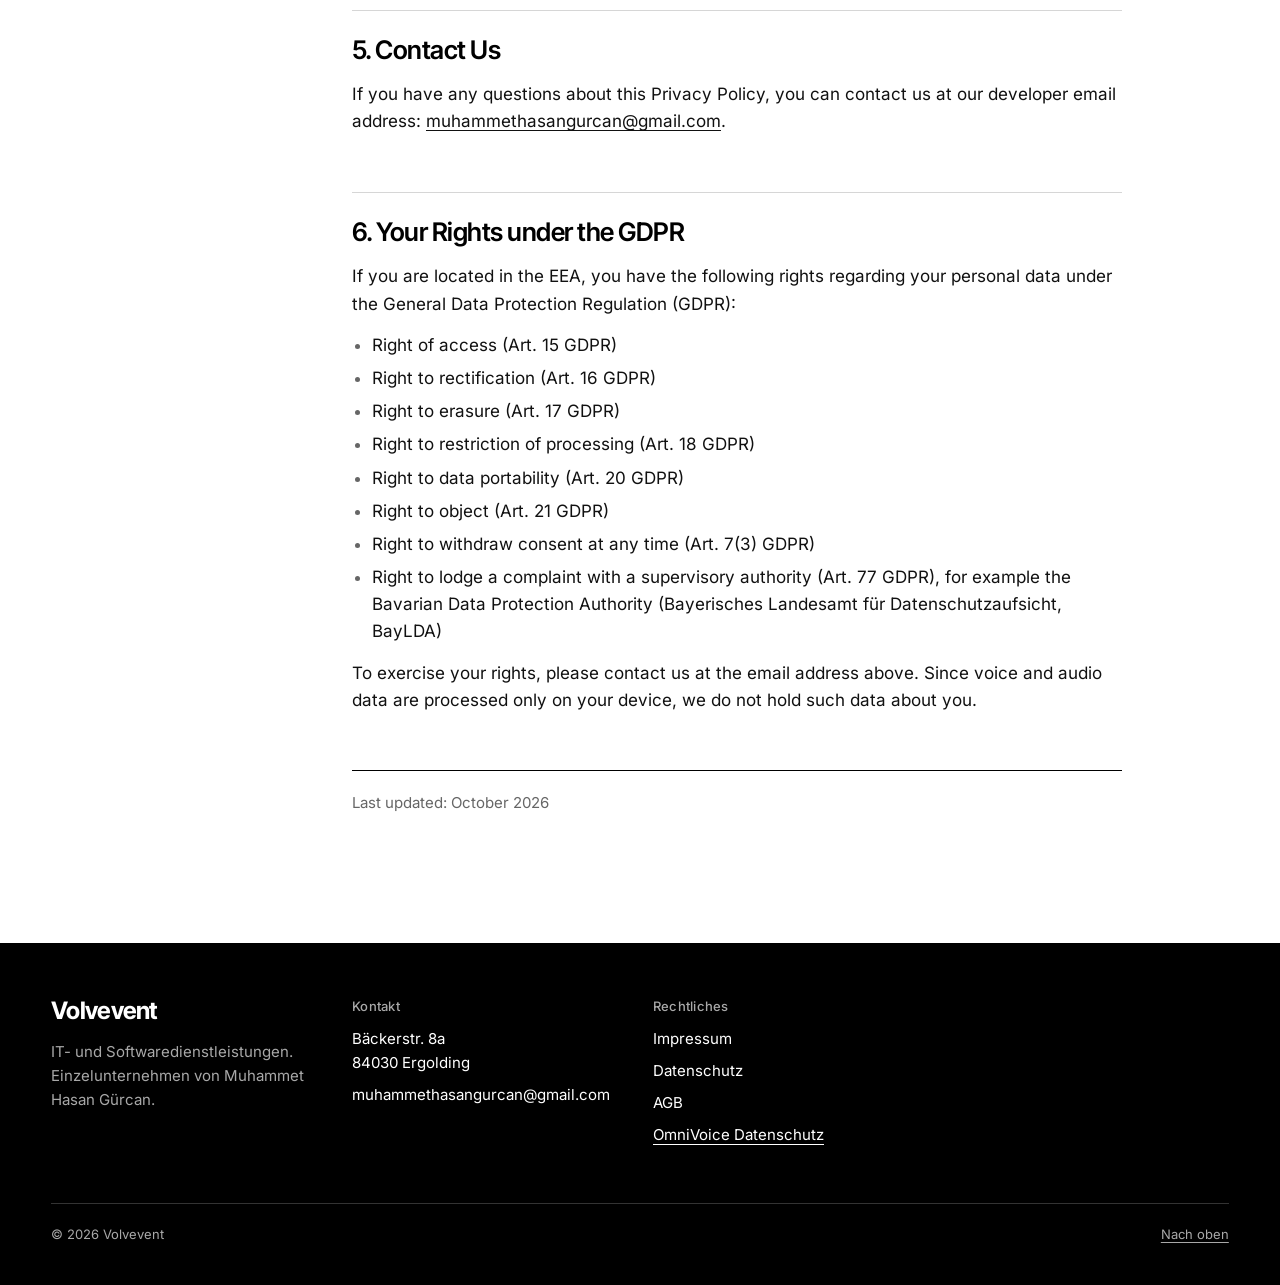
<file: omnivoice-privacy.html>
<!DOCTYPE html>
<html lang="en">
<head>
  <meta charset="utf-8">
  <meta name="viewport" content="width=device-width, initial-scale=1">
  <title>OmniVoice Privacy Policy – Volvevent</title>
  <meta name="description" content="Privacy policy for the OmniVoice mobile app by Volvevent: on-device voice processing, Google AdMob advertising and your rights under the GDPR.">
  <link rel="canonical" href="https://volveven.github.io/volvevent/omnivoice-privacy.html">
  <meta name="theme-color" content="#ffffff">
  <meta property="og:type" content="website">
  <meta property="og:site_name" content="Volvevent">
  <meta property="og:locale" content="en_US">
  <meta property="og:title" content="OmniVoice Privacy Policy – Volvevent">
  <meta property="og:description" content="Privacy policy for the OmniVoice mobile app by Volvevent: on-device voice processing, Google AdMob advertising and your rights under the GDPR.">
  <meta property="og:url" content="https://volveven.github.io/volvevent/omnivoice-privacy.html">
  <meta property="og:image" content="https://volveven.github.io/volvevent/assets/img/og-image.png">
  <meta property="og:image:width" content="1200">
  <meta property="og:image:height" content="630">
  <meta name="twitter:card" content="summary_large_image">
  <link rel="icon" href="assets/img/favicon.svg" type="image/svg+xml">
  <link rel="preload" href="assets/fonts/inter-latin-wght-normal.woff2" as="font" type="font/woff2" crossorigin>
  <link rel="preload" href="assets/fonts/inter-tight-latin-wght-normal.woff2" as="font" type="font/woff2" crossorigin>
  <link rel="stylesheet" href="assets/css/styles.css">
  <script>document.documentElement.classList.add("js");</script>
  <script src="assets/js/app.js" defer></script>
</head>
<body class="page-legal">
<a class="skip-link" href="#inhalt">Zum Inhalt springen</a>
<header class="site-header" id="top" lang="de">
  <div class="container site-header__inner">
    <a class="wordmark" href="index.html" aria-label="Volvevent – zur Startseite">Volvevent</a>
    <nav class="nav" aria-label="Hauptnavigation">
      <button class="nav__toggle" type="button" aria-expanded="false" aria-controls="nav-panel">
        <span class="nav__label">Menü</span><span class="nav__icon" aria-hidden="true"></span>
      </button>
      <div class="nav__panel" id="nav-panel">
        <ul class="nav__list">
          <li><a class="nav__link" href="index.html#leistungen">Leistungen</a></li>
          <li><a class="nav__link" href="index.html#gruender">Gründer</a></li>
          <li class="nav__cta"><a class="btn btn--sm" href="index.html#kontakt">Kontakt</a></li>
        </ul>
      </div>
    </nav>
  </div>
</header>
<main id="inhalt">
  <div class="page-head">
    <div class="container">
      <p class="eyebrow"><span lang="de">Rechtliches</span></p>
      <h1 class="page-head__title">OmniVoice Privacy Policy</h1>
      <p class="page-head__meta">Last updated: October 2026</p>
    </div>
  </div>
  <div class="legal">
    <div class="container grid">
      <aside class="legal__aside" lang="de">
        <nav aria-label="Rechtliche Seiten">
        <ul>
          <li><a href="impressum.html">Impressum</a></li>
          <li><a href="datenschutz.html">Datenschutz</a></li>
          <li><a href="agb.html">AGB</a></li>
          <li><a href="omnivoice-privacy.html" aria-current="page">OmniVoice Datenschutz</a></li>
        </ul>
        </nav>
      </aside>
      <article class="prose">

        <section>
          <h2>1. Introduction</h2>
          <p>Volvevent (“we”, “us”, or “our”) operates the OmniVoice mobile application (the “App”). This page informs you of our policies regarding the collection, use, and disclosure of personal data when you use our App.</p>
          <p>The controller responsible for data processing is Volvevent, Muhammet Hasan Gürcan, Bäckerstr. 8a, 84030 Ergolding, Germany, email: muhammethasangurcan@gmail.com.</p>
        </section>

        <section>
          <h2>2. Data Processing and AI Voice Cloning</h2>
          <p>OmniVoice is built with a strict “Zero Cloud” architecture. All voice cloning, audio processing, and AI synthesis happen strictly on your local device hardware. We do <strong>not</strong> upload, record, store, or transmit your voice data, audio files, or transcripts to any external servers.</p>
        </section>

        <section>
          <h2>3. Third-Party Services (AdMob)</h2>
          <p>While the core App is fully offline, the App uses Google AdMob to display advertisements (if you have not purchased the Ad-Free version). AdMob may collect and process certain information, such as your IP address and mobile advertising ID, to provide personalized or non-personalized ads.</p>
          <h3>Consent in the European Economic Area</h3>
          <p>If you are located in the European Economic Area (EEA), the App uses Google’s consent mechanism (User Messaging Platform, UMP) to ask for your consent before AdMob serves personalized ads. If you do not give consent, AdMob does not serve personalized ads to you; non-personalized ads may still be shown. You can withdraw your consent at any time with effect for the future.</p>
          <p>For more information on how Google uses this data, please visit Google’s Privacy &amp; Terms site: <a href="https://policies.google.com/technologies/partner-sites" rel="noopener">https://policies.google.com/technologies/partner-sites</a></p>
        </section>

        <section>
          <h2>4. Device Permissions</h2>
          <p>The App requires access to your device’s microphone and local storage exclusively for the purpose of generating the AI models locally. This data never leaves your device.</p>
        </section>

        <section>
          <h2>5. Contact Us</h2>
          <p>If you have any questions about this Privacy Policy, you can contact us at our developer email address: <a href="mailto:muhammethasangurcan@gmail.com">muhammethasangurcan@gmail.com</a>.</p>
        </section>

        <section>
          <h2>6. Your Rights under the GDPR</h2>
          <p>If you are located in the EEA, you have the following rights regarding your personal data under the General Data Protection Regulation (GDPR):</p>
          <ul class="bullets">
            <li>Right of access (Art. 15 GDPR)</li>
            <li>Right to rectification (Art. 16 GDPR)</li>
            <li>Right to erasure (Art. 17 GDPR)</li>
            <li>Right to restriction of processing (Art. 18 GDPR)</li>
            <li>Right to data portability (Art. 20 GDPR)</li>
            <li>Right to object (Art. 21 GDPR)</li>
            <li>Right to withdraw consent at any time (Art. 7(3) GDPR)</li>
            <li>Right to lodge a complaint with a supervisory authority (Art. 77 GDPR), for example the Bavarian Data Protection Authority (Bayerisches Landesamt für Datenschutzaufsicht, BayLDA)</li>
          </ul>
          <p>To exercise your rights, please contact us at the email address above. Since voice and audio data are processed only on your device, we do not hold such data about you.</p>
        </section>

        <p class="stand">Last updated: October 2026</p>
      </article>
    </div>
  </div>
</main>
<footer class="site-footer" lang="de">
  <div class="container site-footer__inner grid">
    <div class="footer__brand">
      <a class="wordmark" href="index.html">Volvevent</a>
      <p>IT- und Softwaredienstleistungen. Einzelunternehmen von Muhammet Hasan Gürcan.</p>
    </div>
    <div class="footer__col">
      <h2 class="footer__heading">Kontakt</h2>
      <ul class="footer__list">
        <li>Bäckerstr. 8a<br>84030 Ergolding</li>
        <li><span data-mail data-u="muhammethasangurcan" data-d="gmail.com"></span><noscript>muhammethasangurcan [at] gmail.com</noscript></li>
      </ul>
    </div>
    <div class="footer__col">
      <h2 class="footer__heading">Rechtliches</h2>
      <ul class="footer__list">
        <li><a href="impressum.html">Impressum</a></li>
        <li><a href="datenschutz.html">Datenschutz</a></li>
        <li><a href="agb.html">AGB</a></li>
        <li><a href="omnivoice-privacy.html" aria-current="page">OmniVoice Datenschutz</a></li>
      </ul>
    </div>
    <div class="footer__bottom">
      <span>© 2026 Volvevent</span>
      <a href="#top" class="link">Nach oben</a>
    </div>
  </div>
</footer>
</body>
</html>
</file>
<file: assets/css/styles.css>
/* ==========================================================================
   Volvevent – Stylesheet
   Monochrom, ohne externe Abhängigkeiten. Schriften lokal (assets/fonts).
   ========================================================================== */

/* Fonts ------------------------------------------------------------------ */
@font-face {
  font-family: "Inter";
  font-style: normal;
  font-weight: 100 900;
  font-display: swap;
  src: url("../fonts/inter-latin-wght-normal.woff2") format("woff2");
  unicode-range: U+0000-00FF, U+0131, U+0152-0153, U+02BB-02BC, U+02C6, U+02DA, U+02DC, U+0304, U+0308, U+0329, U+2000-206F, U+20AC, U+2122, U+2191, U+2193, U+2212, U+2215, U+FEFF, U+FFFD;
}
@font-face {
  font-family: "Inter";
  font-style: normal;
  font-weight: 100 900;
  font-display: swap;
  src: url("../fonts/inter-latin-ext-wght-normal.woff2") format("woff2");
  unicode-range: U+0100-02BA, U+02BD-02C5, U+02C7-02CC, U+02CE-02D7, U+02DD-02FF, U+0304, U+0308, U+0329, U+1D00-1DBF, U+1E00-1E9F, U+1EF2-1EFF, U+2020, U+20A0-20AB, U+20AD-20C0, U+2113, U+2C60-2C7F, U+A720-A7FF;
}
@font-face {
  font-family: "Inter Tight";
  font-style: normal;
  font-weight: 100 900;
  font-display: swap;
  src: url("../fonts/inter-tight-latin-wght-normal.woff2") format("woff2");
  unicode-range: U+0000-00FF, U+0131, U+0152-0153, U+02BB-02BC, U+02C6, U+02DA, U+02DC, U+0304, U+0308, U+0329, U+2000-206F, U+20AC, U+2122, U+2191, U+2193, U+2212, U+2215, U+FEFF, U+FFFD;
}
@font-face {
  font-family: "Inter Tight";
  font-style: normal;
  font-weight: 100 900;
  font-display: swap;
  src: url("../fonts/inter-tight-latin-ext-wght-normal.woff2") format("woff2");
  unicode-range: U+0100-02BA, U+02BD-02C5, U+02C7-02CC, U+02CE-02D7, U+02DD-02FF, U+0304, U+0308, U+0329, U+1D00-1DBF, U+1E00-1E9F, U+1EF2-1EFF, U+2020, U+20A0-20AB, U+20AD-20C0, U+2113, U+2C60-2C7F, U+A720-A7FF;
}

/* Tokens ----------------------------------------------------------------- */
:root {
  --black: #000;
  --ink: #111;
  --gray-700: #444;      /* Sekundärtext auf Weiß: 9.7:1 */
  --gray-500: #666;      /* Meta-Text auf Weiß: 5.7:1 */
  --rule: #d6d6d6;       /* Linien auf Weiß */
  --paper: #fff;
  --dark-text-2: #a8a8a8; /* Sekundärtext auf Schwarz: 8.6:1 */
  --dark-rule: #333;

  --font-text: "Inter", system-ui, -apple-system, "Segoe UI", Roboto, Arial, sans-serif;
  --font-display: "Inter Tight", "Inter", system-ui, -apple-system, "Segoe UI", Roboto, Arial, sans-serif;

  --max: 1320px;
  --gutter: clamp(20px, 4vw, 56px);
  --gap: clamp(16px, 2vw, 32px);
  --header-h: 68px;
  --focus: var(--black);
}

/* Reset ------------------------------------------------------------------ */
*, *::before, *::after { box-sizing: border-box; }
html { -webkit-text-size-adjust: 100%; text-size-adjust: 100%; scroll-padding-top: calc(var(--header-h) + 16px); }
@media (prefers-reduced-motion: no-preference) { html { scroll-behavior: smooth; } }
body {
  margin: 0;
  background: var(--paper);
  color: var(--ink);
  font-family: var(--font-text);
  font-size: 1.0625rem;
  line-height: 1.6;
  font-feature-settings: "ss01" 0, "cv11" 1;
  -webkit-font-smoothing: antialiased;
  -moz-osx-font-smoothing: grayscale;
  text-rendering: optimizeLegibility;
}
img, svg { display: block; max-width: 100%; }
h1, h2, h3, h4, p, ul, ol, dl, dd, figure { margin: 0; }
ul, ol { padding: 0; list-style: none; }
a { color: inherit; }
button { font: inherit; color: inherit; }
::selection { background: var(--black); color: var(--paper); }
.section--dark ::selection, .site-footer ::selection { background: var(--paper); color: var(--black); }

:focus-visible { outline: 2px solid var(--focus); outline-offset: 3px; }
.section--dark, .site-footer { --focus: var(--paper); }

.nowrap { white-space: nowrap; }
.visually-hidden {
  position: absolute !important; width: 1px; height: 1px; padding: 0; margin: -1px;
  overflow: hidden; clip: rect(0 0 0 0); white-space: nowrap; border: 0;
}

/* Skip link */
.skip-link {
  position: absolute; left: var(--gutter); top: -100px; z-index: 200;
  background: var(--black); color: var(--paper); padding: 12px 18px;
  font-weight: 600; text-decoration: none;
}
.skip-link:focus { top: 12px; outline-color: var(--black); }

/* Layout ----------------------------------------------------------------- */
.container { width: 100%; max-width: var(--max); margin: 0 auto; padding: 0 var(--gutter); }
.grid { display: grid; grid-template-columns: repeat(12, minmax(0, 1fr)); column-gap: var(--gap); }

/* Typography ------------------------------------------------------------- */
.display, h1, h2, h3 { font-family: var(--font-display); font-weight: 600; letter-spacing: -0.025em; line-height: 1.08; color: var(--black); }
.eyebrow {
  font-size: 0.8125rem; font-weight: 500; letter-spacing: 0.02em;
  color: var(--gray-500); display: flex; gap: 0.75em; align-items: baseline;
}
.eyebrow .num { font-variant-numeric: tabular-nums; color: var(--black); }
.section--dark .eyebrow { color: var(--dark-text-2); }
.section--dark .eyebrow .num { color: var(--paper); }
.lead { font-size: clamp(1.125rem, 1.4vw, 1.3125rem); line-height: 1.55; color: var(--gray-700); max-width: 58ch; }

/* Links */
.link {
  text-decoration: underline; text-decoration-thickness: 1px; text-underline-offset: 0.2em;
  transition: text-decoration-thickness .15s ease;
}
.link:hover { text-decoration-thickness: 2px; }

/* Buttons ---------------------------------------------------------------- */
.btn {
  display: inline-flex; align-items: center; justify-content: center; gap: .5em;
  min-height: 48px; padding: 0 24px;
  font-family: var(--font-text); font-size: 0.9375rem; font-weight: 600; letter-spacing: 0;
  text-decoration: none; cursor: pointer;
  background: var(--black); color: var(--paper); border: 1px solid var(--black); border-radius: 0;
  transition: background-color .15s ease, color .15s ease, border-color .15s ease;
}
.btn:hover { background: var(--paper); color: var(--black); }
.btn--outline { background: transparent; color: var(--black); }
.btn--outline:hover { background: var(--black); color: var(--paper); }
.btn--light { background: var(--paper); color: var(--black); border-color: var(--paper); }
.btn--light:hover { background: transparent; color: var(--paper); }
.btn--sm { min-height: 40px; padding: 0 16px; font-size: 0.875rem; }

/* Header ----------------------------------------------------------------- */
.site-header {
  position: sticky; top: 0; z-index: 100;
  background: var(--paper); border-bottom: 1px solid var(--rule);
}
.site-header__inner { display: flex; align-items: center; justify-content: space-between; height: var(--header-h); }
.wordmark {
  font-family: var(--font-display); font-weight: 700; font-size: 1.3125rem; letter-spacing: -0.03em;
  text-decoration: none; color: var(--black); line-height: 1;
}
.nav__list { display: flex; align-items: center; gap: 36px; }
.nav__link {
  font-size: 0.9375rem; font-weight: 500; text-decoration: none; color: var(--ink);
  padding: 6px 0; border-bottom: 1px solid transparent; transition: border-color .15s ease;
}
.nav__link:hover, .nav__link[aria-current="page"] { border-bottom-color: var(--black); }
.nav__toggle { display: none; }

@media (max-width: 820px) {
  .nav__toggle {
    display: inline-flex; align-items: center; gap: 10px;
    min-height: 44px; padding: 0 2px 0 12px; margin-right: -2px;
    background: none; border: 0; cursor: pointer; font-size: 0.9375rem; font-weight: 500;
  }
  .nav__icon { position: relative; width: 20px; height: 12px; }
  .nav__icon::before, .nav__icon::after {
    content: ""; position: absolute; left: 0; width: 100%; height: 1.5px; background: var(--black);
    transition: transform .2s ease, top .2s ease;
  }
  .nav__icon::before { top: 2px; }
  .nav__icon::after { top: 9px; }
  .nav__toggle[aria-expanded="true"] .nav__icon::before { top: 5.5px; transform: rotate(45deg); }
  .nav__toggle[aria-expanded="true"] .nav__icon::after { top: 5.5px; transform: rotate(-45deg); }

  .nav__panel {
    position: fixed; left: 0; right: 0; top: var(--header-h); bottom: 0;
    background: var(--paper); border-top: 1px solid var(--rule);
    padding: 8px var(--gutter) 40px; overflow-y: auto;
    display: none;
  }
  .nav__panel.is-open { display: block; }
  .js .nav__panel:not(.is-open) { display: none; }
  .nav__list { flex-direction: column; align-items: stretch; gap: 0; }
  .nav__list li { border-bottom: 1px solid var(--rule); }
  .nav__link {
    display: block; padding: 18px 0; border: 0;
    font-family: var(--font-display); font-size: 1.75rem; font-weight: 600; letter-spacing: -0.02em;
  }
  .nav__link[aria-current="page"] { text-decoration: underline; text-decoration-thickness: 2px; text-underline-offset: .2em; }
  .nav__cta { margin-top: 28px; }
  .nav__cta .btn { width: 100%; }
  body.nav-open { overflow: hidden; }
}
/* Ohne JavaScript bleibt das Menü auf kleinen Bildschirmen sichtbar */
@media (max-width: 820px) {
  html:not(.js) .nav__toggle { display: none; }
  html:not(.js) .site-header__inner { height: auto; flex-wrap: wrap; padding: 16px 0; gap: 8px; }
  html:not(.js) .nav__panel { display: block; position: static; border: 0; padding: 0; width: 100%; }
  html:not(.js) .nav__link { font-size: 1rem; padding: 10px 0; }
}
@media (min-width: 821px) {
  .nav__cta { margin-left: 4px; }
  .nav__cta .btn { min-height: 40px; padding: 0 18px; font-size: 0.875rem; }
}

/* Sections --------------------------------------------------------------- */
.section { padding: clamp(72px, 10vw, 144px) 0; border-top: 1px solid var(--rule); }
.section--dark { background: var(--black); color: var(--paper); border-top: 0; }
.section--dark h2, .section--dark h3 { color: var(--paper); }
.section__head { grid-column: 1 / span 3; }
.section__body { grid-column: 4 / span 9; }
.section__title { font-size: clamp(2.25rem, 4.6vw, 4rem); margin-bottom: clamp(32px, 4vw, 56px); max-width: 18ch; }
@media (max-width: 900px) {
  .section__head, .section__body { grid-column: 1 / -1; }
  .section__head { margin-bottom: 20px; }
}

/* Hero ------------------------------------------------------------------- */
.hero { padding: clamp(56px, 9vw, 128px) 0 0; }
.hero__eyebrow { margin-bottom: clamp(28px, 4vw, 48px); }
.hero__title {
  font-size: clamp(2.3rem, 7.4vw, 7rem); line-height: 1.0; letter-spacing: -0.035em; font-weight: 600;
  max-width: 15ch; hyphens: manual;
}
.hero__intro { grid-column: 4 / span 6; margin-top: clamp(32px, 5vw, 64px); }
.hero__actions { display: flex; flex-wrap: wrap; gap: 12px; margin-top: 32px; }
.facts {
  margin-top: clamp(64px, 9vw, 128px);
  border-top: 1px solid var(--black);
}
.facts__item { grid-column: span 3; padding: 20px 0 28px; }
.facts__item dt { font-size: 0.8125rem; color: var(--gray-500); margin-bottom: 6px; }
.facts__item dd { font-size: 1rem; font-weight: 500; color: var(--black); }
@media (max-width: 900px) {
  .hero__intro { grid-column: 1 / -1; }
  .facts__item { grid-column: span 6; }
}
@media (max-width: 520px) {
  .facts__item { grid-column: 1 / -1; padding: 16px 0; border-bottom: 1px solid var(--rule); }
  .facts__item:last-child { border-bottom: 0; }
  .hero__actions .btn { flex: 1 1 100%; }
}

/* Services --------------------------------------------------------------- */
.services { border-top: 1px solid var(--black); }
.service {
  display: grid; grid-template-columns: 4rem minmax(0, 5fr) minmax(0, 6fr); column-gap: var(--gap);
  padding: clamp(24px, 3vw, 40px) 0; border-bottom: 1px solid var(--rule);
}
.service__num { font-size: 0.875rem; font-weight: 500; font-variant-numeric: tabular-nums; color: var(--gray-500); padding-top: .45em; }
.service__title { font-size: clamp(1.5rem, 2.3vw, 2rem); letter-spacing: -0.02em; line-height: 1.15; }
.service__text { color: var(--gray-700); max-width: 52ch; }
@media (max-width: 700px) {
  .service { grid-template-columns: 2.5rem minmax(0, 1fr); row-gap: 12px; }
  .service__text { grid-column: 2; }
}

/* Founder ---------------------------------------------------------------- */
.founder__name { font-size: clamp(1.75rem, 3vw, 2.5rem); letter-spacing: -0.02em; }
.founder__role { color: var(--gray-500); margin-top: 6px; font-size: 0.9375rem; }
.founder__bio { margin-top: 28px; font-size: clamp(1.0625rem, 1.3vw, 1.25rem); line-height: 1.6; max-width: 60ch; color: var(--ink); }
.founder__cols { margin-top: clamp(48px, 6vw, 80px); display: grid; grid-template-columns: 1fr 1fr; gap: var(--gap); }
.list-title { font-family: var(--font-text); font-size: 0.8125rem; font-weight: 500; color: var(--gray-500); letter-spacing: 0.02em; padding-bottom: 14px; border-bottom: 1px solid var(--black); }
.rule-list li { padding: 14px 0; border-bottom: 1px solid var(--rule); font-size: 1rem; }
@media (max-width: 700px) { .founder__cols { grid-template-columns: 1fr; gap: 48px; } }

/* Contact ---------------------------------------------------------------- */
.contact__title { font-size: clamp(2.25rem, 4.6vw, 4rem); max-width: 16ch; }
.contact__text { color: var(--dark-text-2); margin-top: 24px; max-width: 52ch; font-size: clamp(1.0625rem, 1.3vw, 1.25rem); }
.contact__grid { margin-top: clamp(48px, 6vw, 80px); display: grid; grid-template-columns: 1fr 1fr; gap: var(--gap); border-top: 1px solid var(--dark-rule); }
.contact__block { padding-top: 20px; }
.contact__label { font-size: 0.8125rem; color: var(--dark-text-2); margin-bottom: 10px; }
.contact__value { font-size: clamp(1.125rem, 1.8vw, 1.5rem); font-family: var(--font-display); font-weight: 500; letter-spacing: -0.01em; line-height: 1.35; font-style: normal; overflow-wrap: anywhere; }
.contact__value a { text-decoration: underline; text-decoration-thickness: 1px; text-underline-offset: .2em; }
.contact__value a:hover { text-decoration-thickness: 2px; }
.contact__actions { margin-top: clamp(40px, 5vw, 64px); }
@media (max-width: 700px) { .contact__grid { grid-template-columns: 1fr; } }

/* Footer ----------------------------------------------------------------- */
.site-footer { background: var(--black); color: var(--paper); font-size: 0.9375rem; }
.site-footer__inner { position: relative; padding-top: 56px; padding-bottom: 40px; }
.site-footer__inner::before { content: ""; position: absolute; top: 0; left: var(--gutter); right: var(--gutter); border-top: 1px solid var(--dark-rule); }
.page-legal .site-footer__inner::before, .page-404 .site-footer__inner::before { display: none; }
.site-footer .wordmark { color: var(--paper); font-size: 1.5rem; }
.footer__brand { grid-column: 1 / span 3; }
.footer__brand p { color: var(--dark-text-2); margin-top: 14px; max-width: 34ch; }
.footer__col { grid-column: span 3; }
.footer__heading { font-family: var(--font-text); font-size: 0.8125rem; font-weight: 500; color: var(--dark-text-2); margin-bottom: 14px; letter-spacing: .02em; }
.footer__list li + li { margin-top: 8px; }
.footer__list a { text-decoration: none; border-bottom: 1px solid transparent; transition: border-color .15s ease; }
.footer__list a:hover, .footer__list a[aria-current="page"] { border-bottom-color: var(--paper); }
.footer__bottom { grid-column: 1 / -1; margin-top: 56px; padding-top: 20px; border-top: 1px solid var(--dark-rule); color: var(--dark-text-2); font-size: 0.8125rem; display: flex; justify-content: space-between; gap: 16px; flex-wrap: wrap; }
@media (max-width: 900px) {
  .footer__brand { grid-column: 1 / -1; margin-bottom: 40px; }
  .footer__col { grid-column: span 6; }
}
@media (max-width: 480px) {
  .footer__col { grid-column: 1 / -1; margin-bottom: 32px; }
  .footer__bottom { margin-top: 16px; }
}

/* Legal pages ------------------------------------------------------------ */
.page-head { padding: clamp(48px, 7vw, 104px) 0 clamp(32px, 4vw, 56px); border-bottom: 1px solid var(--black); }
.page-head__title { font-size: clamp(2.4rem, 5.6vw, 5rem); letter-spacing: -0.035em; line-height: 1.02; margin-top: 20px; max-width: 18ch; overflow-wrap: break-word; hyphens: auto; }
.page-head__meta { margin-top: 20px; color: var(--gray-500); font-size: 0.9375rem; }
.legal { padding: clamp(40px, 6vw, 80px) 0 clamp(72px, 10vw, 128px); }
.legal__aside { grid-column: 1 / span 3; }
.legal__aside nav { position: sticky; top: calc(var(--header-h) + 32px); }
.legal__aside ul li a { display: block; padding: 10px 0; border-bottom: 1px solid var(--rule); text-decoration: none; font-size: 0.9375rem; color: var(--gray-700); }
.legal__aside ul li:first-child a { border-top: 1px solid var(--rule); }
.legal__aside ul li a:hover { color: var(--black); }
.legal__aside ul li a[aria-current="page"] { color: var(--black); font-weight: 600; }
.prose { grid-column: 4 / span 9; max-width: 70ch; }
.prose h2 { font-size: clamp(1.375rem, 2vw, 1.75rem); letter-spacing: -0.02em; line-height: 1.2; margin: 56px 0 16px; padding-top: 24px; border-top: 1px solid var(--rule); }
.prose > h2:first-child, .prose > section:first-child > h2 { margin-top: 0; }
.prose h3 { font-family: var(--font-text); font-size: 1.0625rem; font-weight: 600; letter-spacing: 0; margin: 28px 0 8px; }
.prose p, .prose ul, .prose ol, .prose address { color: var(--ink); }
.prose p + p, .prose p + ul, .prose ul + p, .prose address + p, .prose p + address { margin-top: 14px; }
.prose ul.bullets { padding-left: 1.2em; list-style: disc; }
.prose ul.bullets li + li { margin-top: 6px; }
.prose ul.bullets li::marker { color: var(--gray-500); }
.prose address { font-style: normal; }
.prose a { text-decoration: underline; text-decoration-thickness: 1px; text-underline-offset: .2em; overflow-wrap: anywhere; }
.prose a:hover { text-decoration-thickness: 2px; }
.prose .muted { color: var(--gray-500); font-size: 0.9375rem; }
.prose .stand { margin-top: 56px; padding-top: 20px; border-top: 1px solid var(--black); color: var(--gray-500); font-size: 0.9375rem; }
.prose dl { display: grid; grid-template-columns: max-content 1fr; gap: 6px 24px; }
.prose dt { color: var(--gray-500); }
@media (max-width: 900px) {
  .legal__aside { grid-column: 1 / -1; margin-bottom: 40px; }
  .legal__aside nav { position: static; }
  .legal__aside ul { display: flex; flex-wrap: wrap; gap: 8px; }
  .legal__aside ul li a, .legal__aside ul li:first-child a { border: 1px solid var(--rule); padding: 8px 12px; font-size: 0.875rem; }
  .legal__aside ul li a[aria-current="page"] { border-color: var(--black); background: var(--black); color: var(--paper); }
  .prose { grid-column: 1 / -1; }
}

/* 404 -------------------------------------------------------------------- */
.notfound { padding: clamp(72px, 12vw, 176px) 0; }
.notfound__code { font-family: var(--font-display); font-size: clamp(5rem, 18vw, 14rem); font-weight: 600; letter-spacing: -0.05em; line-height: .9; color: var(--black); }
.notfound__title { font-size: clamp(1.75rem, 3vw, 2.5rem); margin-top: 24px; }
.notfound p { color: var(--gray-700); margin-top: 16px; max-width: 52ch; }

/* Reveal (dezent, nur mit JS und ohne reduzierte Bewegung) --------------- */
@media (prefers-reduced-motion: no-preference) {
  .js .reveal { opacity: 0; transform: translateY(14px); transition: opacity .6s ease, transform .6s ease; }
  .js .reveal.is-visible { opacity: 1; transform: none; }
}
@media (prefers-reduced-motion: reduce) {
  *, *::before, *::after { transition: none !important; animation: none !important; }
}

/* Print ------------------------------------------------------------------ */
@media print {
  .site-header, .skip-link, .legal__aside, .hero__actions, .contact__actions { display: none !important; }
  .section--dark, .site-footer { background: none; color: #000; }
  .section--dark h2, .site-footer .wordmark { color: #000; }
}
</file>
